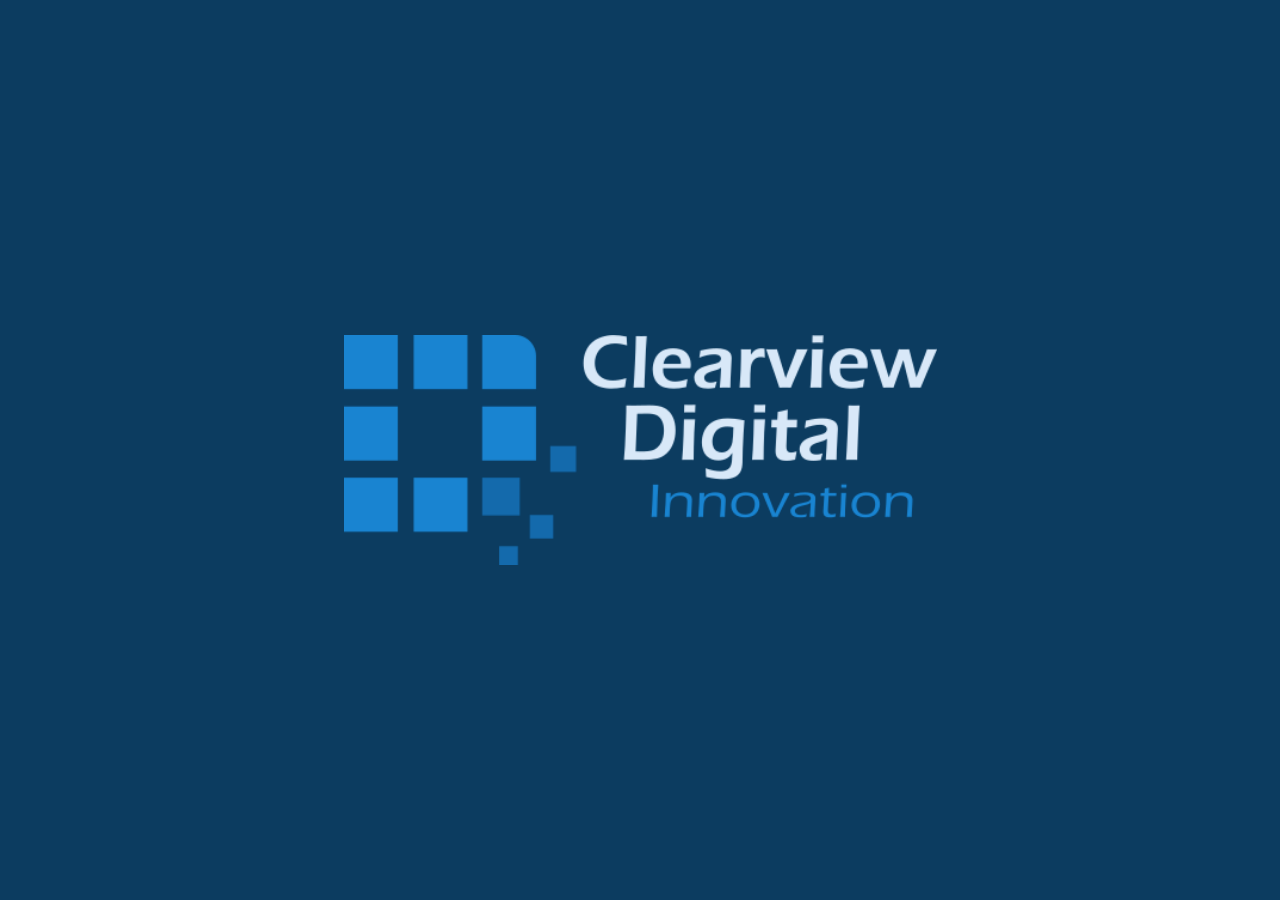
<file: index.html>
<!DOCTYPE html>
<html lang="en">
<head>
    <meta charset="UTF-8">
    <title>Clearview Digital</title>
    <style>
        body {
            background-color: #0c3c60ff;
            display: flex;
            justify-content: center;
            align-items: center;
            height: 100vh;
            margin: 0;
            font-family: Arial, sans-serif;
        }

        h1 {
            font-size: 6em;
            color: #1a1a1a;
        }

        h2 {
            font-size: 3em;
            color: #1a1a1a;
            text-align: center;
        }
    </style>
</head>

<body>
    <img src="img/cvdi-logo-on-dark-150dpi.png" alt="Clearview Digital Logo" style="width: 593px; height: auto; margin: 20px;">
</body>

</html>
</file>
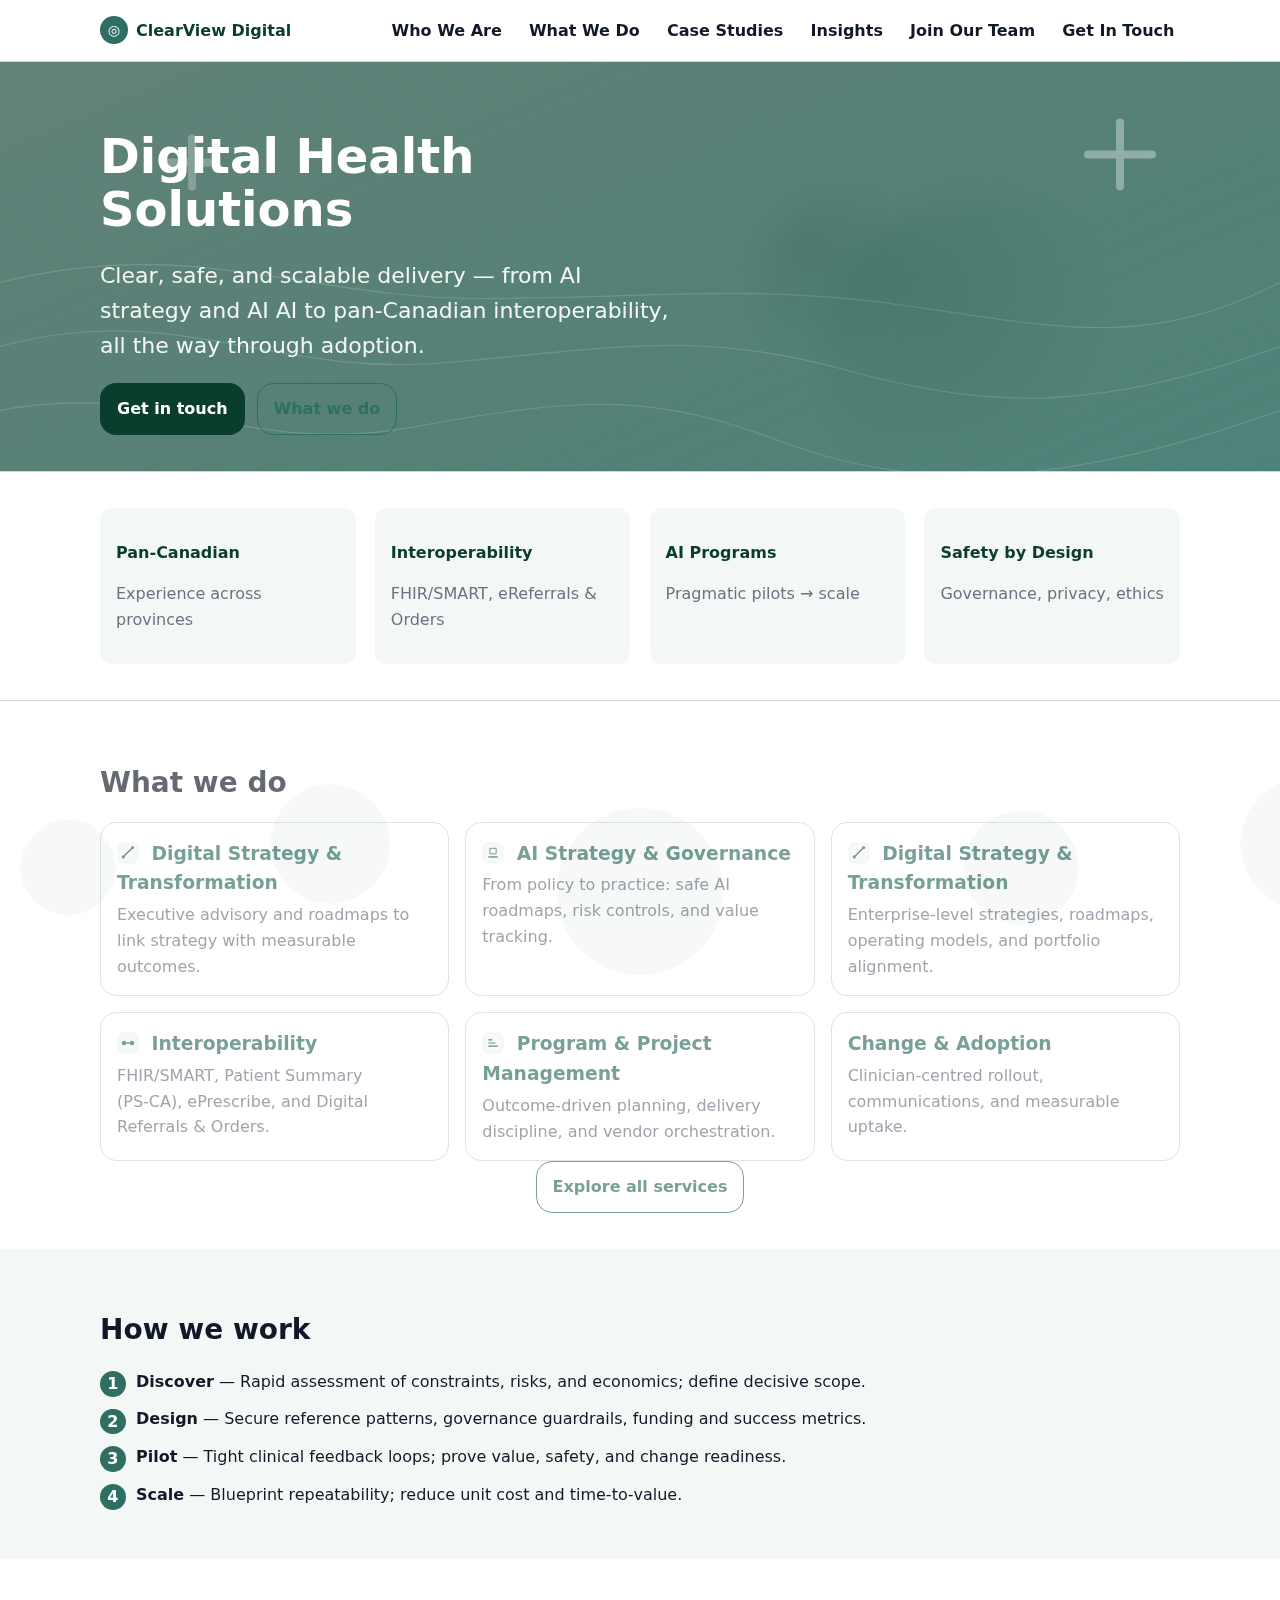
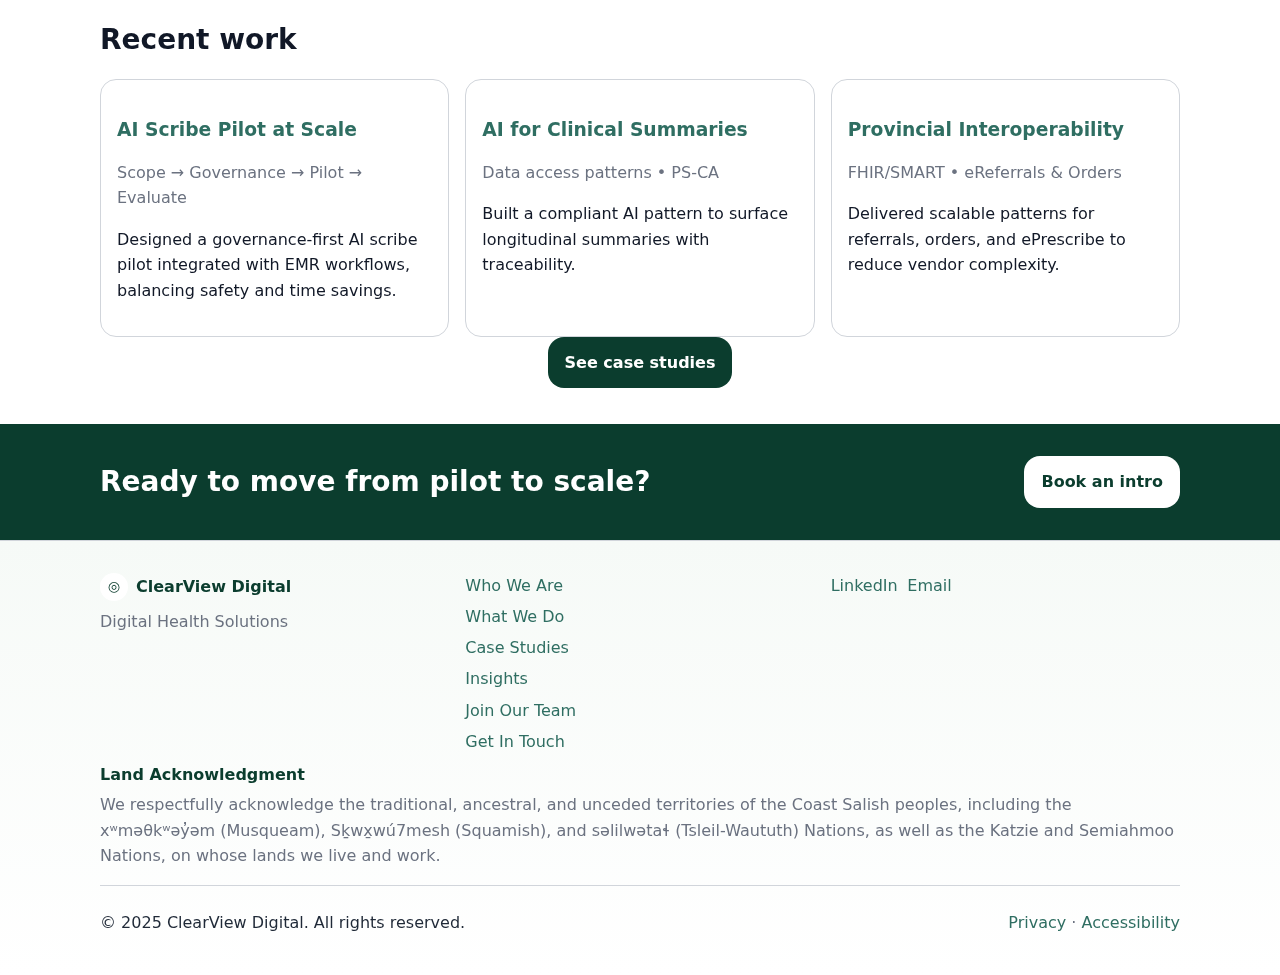
<file: new-site/index.html>
<!DOCTYPE html>
<html lang="en">

<head>
    <!-- ClearView Digital — Home - Mirrors the simple, credible tone of the sister site. - Features: Hero, proof/metrics, services summary, approach, teasers, CTA. -->
    <meta charset="utf-8" />
    <meta name="viewport" content="width=device-width, initial-scale=1" />
    <title>ClearView Digital — Digital Health Solutions</title>
    <meta name="description"
        content="We help Canadian health organizations deliver practical, safe, and scalable digital health outcomes — from AI strategy to interoperability and change." />
    <!-- Base stylesheet (deep green palette) -->
    <link rel="stylesheet" href="assets/css/styles.css" />
</head>

<body>
    <!-- =================== Global Header - Includes: skip link, logo/brand, primary nav, mobile toggle - Keep labels short to mirror sister site tone =================== -->
    <a class="skip-link" href="#main">Skip to content</a>
    <header class="site-header" role="banner">
        <div class="container header__row">
            <!-- Brand/Logo: Use text for now; replace with a <img> logo --> <a class="brand"
                href="index.html" aria-label="ClearView Digital — Home"> <span class="brand__mark"
                    aria-hidden="true">◎</span> <span class="brand__text">ClearView Digital</span> </a>
            <!-- Mobile nav toggle button (aria-controls ties to the nav list) --> <button class="nav-toggle"
                aria-expanded="false" aria-label="Toggle navigation" aria-controls="primary-nav"> <span
                    class="nav-toggle__bar" aria-hidden="true"></span> <span class="nav-toggle__bar"
                    aria-hidden="true"></span> <span class="nav-toggle__bar" aria-hidden="true"></span> </button>
            <nav class="site-nav" role="navigation" aria-label="Primary">
                <ul id="primary-nav" class="nav__list">
                    <li><a class="nav__link" href="who.html">Who We Are</a></li>
                    <li><a class="nav__link" href="services.html">What We Do</a></li>
                    <li><a class="nav__link" href="work.html">Case Studies</a></li>
                    <li><a class="nav__link" href="insights.html">Insights</a></li>
                    <li><a class="nav__link" href="careers.html">Join Our Team</a></li>
                    <li><a class="nav__link" href="contact.html">Get In Touch</a></li>
                </ul>
            </nav>
        </div>
    </header>
    <main id="main" tabindex="-1"> <!-- Hero: concise value prop + CTA -->
        <section class="section hero hero--bg">
            <div class="container hero__grid">
                <div class="hero__copy">
                    <h1 class="hero__title">Digital Health Solutions</h1>
                    <p class="hero__subtitle"> Clear, safe, and scalable delivery — from AI strategy and AI AI to
                        pan‑Canadian interoperability, all the way through adoption. </p>
                    <div class="hero__cta"> <a class="btn btn--primary" href="contact.html">Get in touch</a> <a
                            class="btn btn--ghost" href="services.html">What we do</a> </div>
                </div> <!-- Optional hero visual: using a simple decorative shape (keeps load light) -->
                <div class="hero__visual" aria-hidden="true">
                    <div class="orb orb--lg"></div>
                    <div class="orb orb--sm"></div>
                </div>
            </div>
        </section> <!-- Proof band: swap placeholders with real numbers/logos when ready -->
        <section class="section proof">
            <div class="container proof__grid">
                <div class="stat">
                    <p class="stat__num">Pan‑Canadian</p>
                    <p class="stat__label">Experience across provinces</p>
                </div>
                <div class="stat">
                    <p class="stat__num">Interoperability</p>
                    <p class="stat__label">FHIR/SMART, eReferrals & Orders</p>
                </div>
                <div class="stat">
                    <p class="stat__num">AI Programs</p>
                    <p class="stat__label">Pragmatic pilots → scale</p>
                </div>
                <div class="stat">
                    <p class="stat__num">Safety by Design</p>
                    <p class="stat__label">Governance, privacy, ethics</p>
                </div>
            </div>
        </section> <!-- Services summary: short tiles link to the Services page -->
        <section class="section recent-work">
            <div class="container">
                <h2 class="section__title">What we do</h2>
                <ul class="card-grid">
                    <li class="card">
                        <h3 class="card__title"><img class="h3icon" src="assets/img/icon-strategy.svg" alt="" /> <a
                                href="services.html#digital-strategy">Digital Strategy &amp; Transformation</a></h3>
                        <p class="card__body">Executive advisory and roadmaps to link strategy with measurable outcomes.
                        </p>
                    </li>
                    <li class="card">
                        <h3 class="card__title"><img class="h3icon" src="assets/img/icon-governance.svg" alt="" /> <a
                                href="services.html#ai-governance">AI Strategy &amp; Governance</a></h3>
                        <p class="card__body">From policy to practice: safe AI roadmaps, risk controls, and value
                            tracking.</p>
                    </li>
                    <li class="card">
                        <h3 class="card__title"><img class="h3icon" src="assets/img/icon-strategy.svg" alt="" /> <a
                                href="services.html#digital-strategy">Digital Strategy &amp; Transformation</a></h3>
                        <p class="card__body">Enterprise‑level strategies, roadmaps, operating models, and portfolio
                            alignment.</p>
                    </li>
                    <li class="card">
                        <h3 class="card__title"><img class="h3icon" src="assets/img/icon-interop.svg" alt="" /> <a
                                href="services.html#interop">Interoperability</a></h3>
                        <p class="card__body">FHIR/SMART, Patient Summary (PS‑CA), ePrescribe, and Digital Referrals
                            &amp; Orders.</p>
                    </li>
                    <li class="card">
                        <h3 class="card__title"><img class="h3icon" src="assets/img/icon-ppm.svg" alt="" /> <a
                                href="services.html#ppm">Program &amp; Project Management</a></h3>
                        <p class="card__body">Outcome‑driven planning, delivery discipline, and vendor orchestration.
                        </p>
                    </li>
                    <li class="card">
                        <h3 class="card__title"><a href="services.html#adoption">Change &amp; Adoption</a></h3>
                        <p class="card__body">Clinician‑centred rollout, communications, and measurable uptake.</p>
                    </li>
                </ul>
                <div class="center"> <a class="btn btn--ghost" href="services.html">Explore all services</a> </div>
            </div>
        </section> <!-- Approach: 4 simple steps -->
        <section class="section section--tint">
            <div class="container">
                <h2 class="section__title">How we work</h2>
                <ol class="steps">
                    <li><strong>Discover</strong> — Rapid assessment of constraints, risks, and economics; define
                        decisive scope.</li>
                    <li><strong>Design</strong> — Secure reference patterns, governance guardrails, funding and success
                        metrics.</li>
                    <li><strong>Pilot</strong> — Tight clinical feedback loops; prove value, safety, and change
                        readiness.</li>
                    <li><strong>Scale</strong> — Blueprint repeatability; reduce unit cost and time‑to‑value.</li>
                </ol>
            </div>
        </section> <!-- Case study teasers -->
        <section class="section">
            <div class="container">
                <h2 class="section__title">Recent work</h2>
                <ul class="teasers">
                    <li class="teaser">
                        <h3 class="teaser__title"><a href="work.html#case-ai-scribe">AI Scribe Pilot at Scale</a></h3>
                        <p class="teaser__meta">Scope → Governance → Pilot → Evaluate</p>
                        <p class="teaser__body">Designed a governance‑first AI scribe pilot integrated with EMR
                            workflows, balancing safety and time savings.</p>
                    </li>
                    <li class="teaser">
                        <h3 class="teaser__title"><a href="work.html#case-rag">AI for Clinical Summaries</a></h3>
                        <p class="teaser__meta">Data access patterns • PS‑CA</p>
                        <p class="teaser__body">Built a compliant AI pattern to surface longitudinal summaries with
                            traceability.</p>
                    </li>
                    <li class="teaser">
                        <h3 class="teaser__title"><a href="work.html#case-interop">Provincial Interoperability</a></h3>
                        <p class="teaser__meta">FHIR/SMART • eReferrals &amp; Orders</p>
                        <p class="teaser__body">Delivered scalable patterns for referrals, orders, and ePrescribe to
                            reduce vendor complexity.</p>
                    </li>
                </ul>
                <div class="center"> <a class="btn btn--primary" href="work.html">See case studies</a> </div>
            </div>
        </section> <!-- CTA band -->
        <section class="cta">
            <div class="container cta__row">
                <h2 class="cta__title">Ready to move from pilot to scale?</h2> <a class="btn btn--inverse"
                    href="contact.html">Book an intro</a>
            </div>
        </section>
    </main>
    <!-- =================== Global Footer - Includes: land acknowledgment, utility links, copyright =================== -->
    <footer class="site-footer" role="contentinfo">
        <div class="container">
            <div class="footer__grid">
                <div class="footer__brand"> <a class="brand brand--footer" href="index.html"> <span class="brand__mark"
                            aria-hidden="true">◎</span> <span class="brand__text">ClearView Digital</span> </a>
                    <p class="footer__tagline">Digital Health Solutions</p>
                </div>
                <div class="footer__links">
                    <nav aria-label="Footer">
                        <ul class="footer__nav">
                            <li><a href="who.html">Who We Are</a></li>
                            <li><a href="services.html">What We Do</a></li>
                            <li><a href="work.html">Case Studies</a></li>
                            <li><a href="insights.html">Insights</a></li>
                            <li><a href="careers.html">Join Our Team</a></li>
                            <li><a href="contact.html">Get In Touch</a></li>
                        </ul>
                    </nav>
                </div>
                <div class="footer__social"> <!-- Add your real links -->
                    <ul class="social">
                        <li><a href="#" aria-label="LinkedIn">LinkedIn</a></li>
                        <li><a href="mailto:hello@clearviewdigital.ca" aria-label="Email us">Email</a></li>
                    </ul>
                </div>
            </div>
            <section class="footer__ack">
                <!-- Land Acknowledgment -->
                <p class="ack__title">Land Acknowledgment</p>
                <p class="ack__text"> We respectfully acknowledge the traditional, ancestral, and unceded territories of
                    the Coast Salish peoples, including the xʷməθkʷəy̓əm (Musqueam), Sḵwx̱wú7mesh (Squamish), and
                    səlilwətaɬ (Tsleil-Waututh) Nations, as well as the Katzie and Semiahmoo Nations, on whose lands we
                    live and work. </p>
            </section>
            <div class="footer__legal">
                <p>© 2025 ClearView Digital. All rights reserved.</p>
                <p class="muted"><a href="#">Privacy</a> · <a href="#">Accessibility</a></p>
            </div>
        </div>
    </footer> <!-- Main script -->
    <script src="assets/js/main.js"></script>
</body>

</html>
</file>
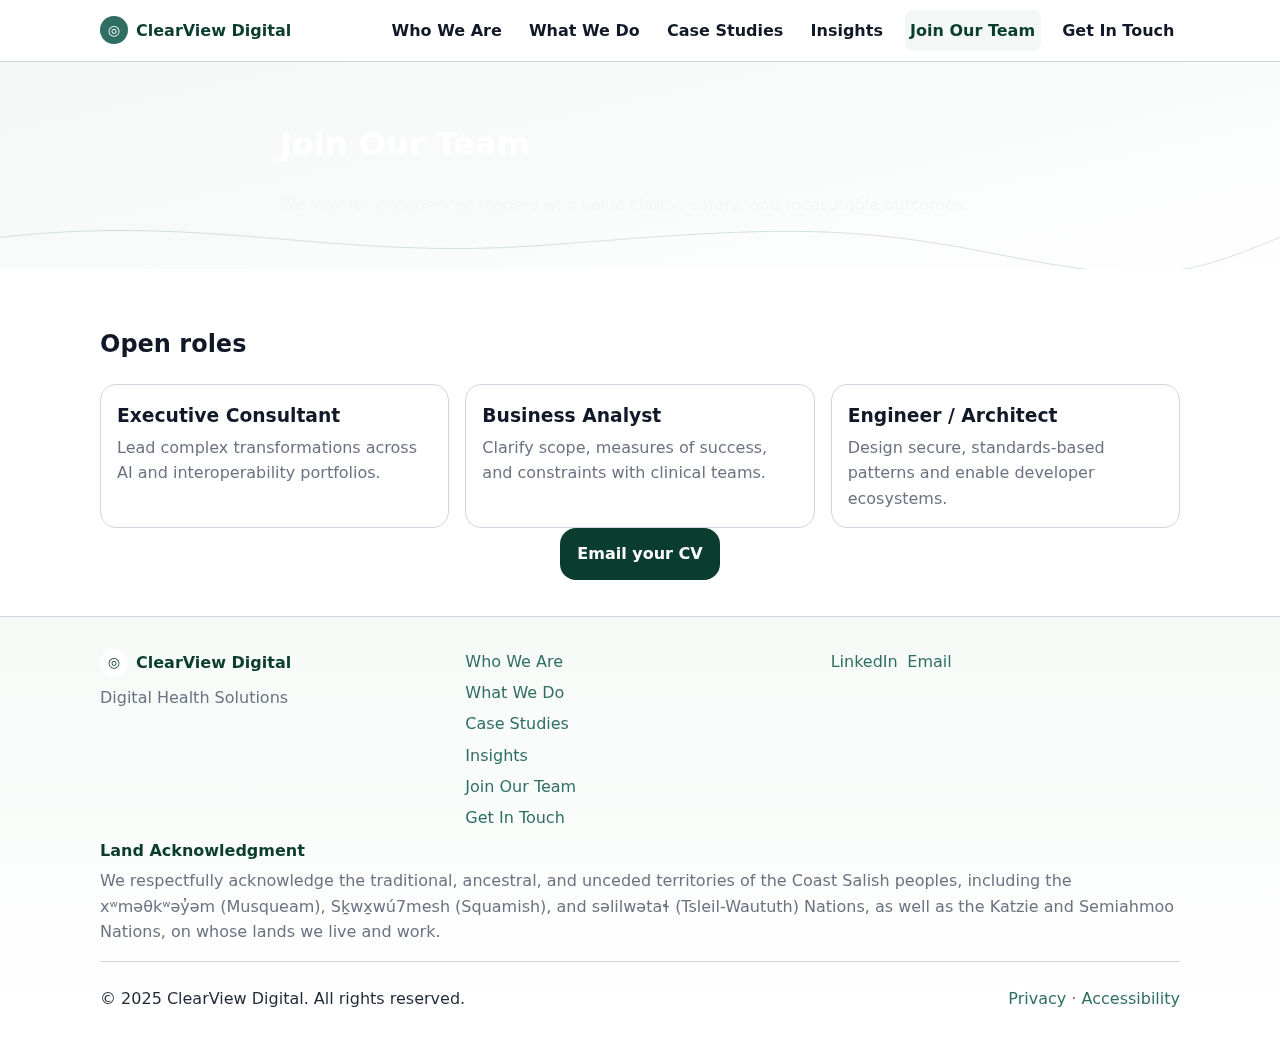
<file: careers.html>
<!DOCTYPE html>
<html lang="en">

<head> <!-- Careers: why join + roles + simple apply via email -->
    <meta charset="utf-8" />
    <meta name="viewport" content="width=device-width, initial-scale=1" />
    <title>Join Our Team — ClearView Digital</title>
    <meta name="description" content="Join a boutique team delivering practical, safe digital health solutions." />
    <link rel="stylesheet" href="assets/css/styles.css" />
</head>

<body>
    <!-- =================== Global Header - Includes: skip link, logo/brand, primary nav, mobile toggle - Keep labels short to mirror sister site tone =================== -->
    <a class="skip-link" href="#main">Skip to content</a>
    <header class="site-header" role="banner">
        <div class="container header__row">
            <!-- Brand/Logo: Use text for now; replace with a <img> logo --> <a class="brand"
                href="index.html" aria-label="ClearView Digital — Home"> <span class="brand__mark"
                    aria-hidden="true">◎</span> <span class="brand__text">ClearView Digital</span> </a>
            <!-- Mobile nav toggle button (aria-controls ties to the nav list) --> <button class="nav-toggle"
                aria-expanded="false" aria-label="Toggle navigation" aria-controls="primary-nav"> <span
                    class="nav-toggle__bar" aria-hidden="true"></span> <span class="nav-toggle__bar"
                    aria-hidden="true"></span> <span class="nav-toggle__bar" aria-hidden="true"></span> </button>
            <nav class="site-nav" role="navigation" aria-label="Primary">
                <ul id="primary-nav" class="nav__list">
                    <li><a class="nav__link" href="who.html">Who We Are</a></li>
                    <li><a class="nav__link" href="services.html">What We Do</a></li>
                    <li><a class="nav__link" href="work.html">Case Studies</a></li>
                    <li><a class="nav__link" href="insights.html">Insights</a></li>
                    <li><a class="nav__link nav__link--active" href="careers.html">Join Our Team</a></li>
                    <li><a class="nav__link" href="contact.html">Get In Touch</a></li>
                </ul>
            </nav>
        </div>
    </header>
    <main id="main" tabindex="-1">
        <section class="section hero--sub hero--subbg">
            <div class="container narrow">
                <h1>Join Our Team</h1>
                <p>We look for experienced leaders who value clarity, safety, and measurable outcomes.</p>
            </div>
        </section>
        <section class="section">
            <div class="container">
                <h2>Open roles</h2>
                <ul class="card-grid">
                    <li class="card">
                        <h3 class="card__title">Executive Consultant</h3>
                        <p class="card__body">Lead complex transformations across AI and interoperability portfolios.
                        </p>
                    </li>
                    <li class="card">
                        <h3 class="card__title">Business Analyst</h3>
                        <p class="card__body">Clarify scope, measures of success, and constraints with clinical teams.
                        </p>
                    </li>
                    <li class="card">
                        <h3 class="card__title">Engineer / Architect</h3>
                        <p class="card__body">Design secure, standards‑based patterns and enable developer ecosystems.
                        </p>
                    </li>
                </ul>
                <div class="center"> <a class="btn btn--primary" href="mailto:careers@clearviewdigital.ca">Email your
                        CV</a> </div>
            </div>
        </section>
    </main>
    <!-- =================== Global Footer - Includes: land acknowledgment, utility links, copyright =================== -->
    <footer class="site-footer" role="contentinfo">
        <div class="container">
            <div class="footer__grid">
                <div class="footer__brand"> <a class="brand brand--footer" href="index.html"> <span class="brand__mark"
                            aria-hidden="true">◎</span> <span class="brand__text">ClearView Digital</span> </a>
                    <p class="footer__tagline">Digital Health Solutions</p>
                </div>
                <div class="footer__links">
                    <nav aria-label="Footer">
                        <ul class="footer__nav">
                            <li><a href="who.html">Who We Are</a></li>
                            <li><a href="services.html">What We Do</a></li>
                            <li><a href="work.html">Case Studies</a></li>
                            <li><a href="insights.html">Insights</a></li>
                            <li><a href="careers.html">Join Our Team</a></li>
                            <li><a href="contact.html">Get In Touch</a></li>
                        </ul>
                    </nav>
                </div>
                <div class="footer__social"> <!-- Add your real links -->
                    <ul class="social">
                        <li><a href="#" aria-label="LinkedIn">LinkedIn</a></li>
                        <li><a href="mailto:hello@clearviewdigital.ca" aria-label="Email us">Email</a></li>
                    </ul>
                </div>
            </div>
            <section class="footer__ack">
                <!-- Land Acknowledgment (editable)-->
                <p class="ack__title">Land Acknowledgment</p>
                <p class="ack__text"> We respectfully acknowledge the traditional, ancestral, and unceded territories of
                    the Coast Salish peoples, including the xʷməθkʷəy̓əm (Musqueam), Sḵwx̱wú7mesh (Squamish), and
                    səlilwətaɬ (Tsleil-Waututh) Nations, as well as the Katzie and Semiahmoo Nations, on whose lands we
                    live and work. </p>
            </section>
            <div class="footer__legal">
                <p>© 2025 ClearView Digital. All rights reserved.</p>
                <p class="muted"><a href="#">Privacy</a> · <a href="#">Accessibility</a></p>
            </div>
        </div>
    </footer>
    <script src="assets/js/main.js"></script>
</body>

</html>
</file>
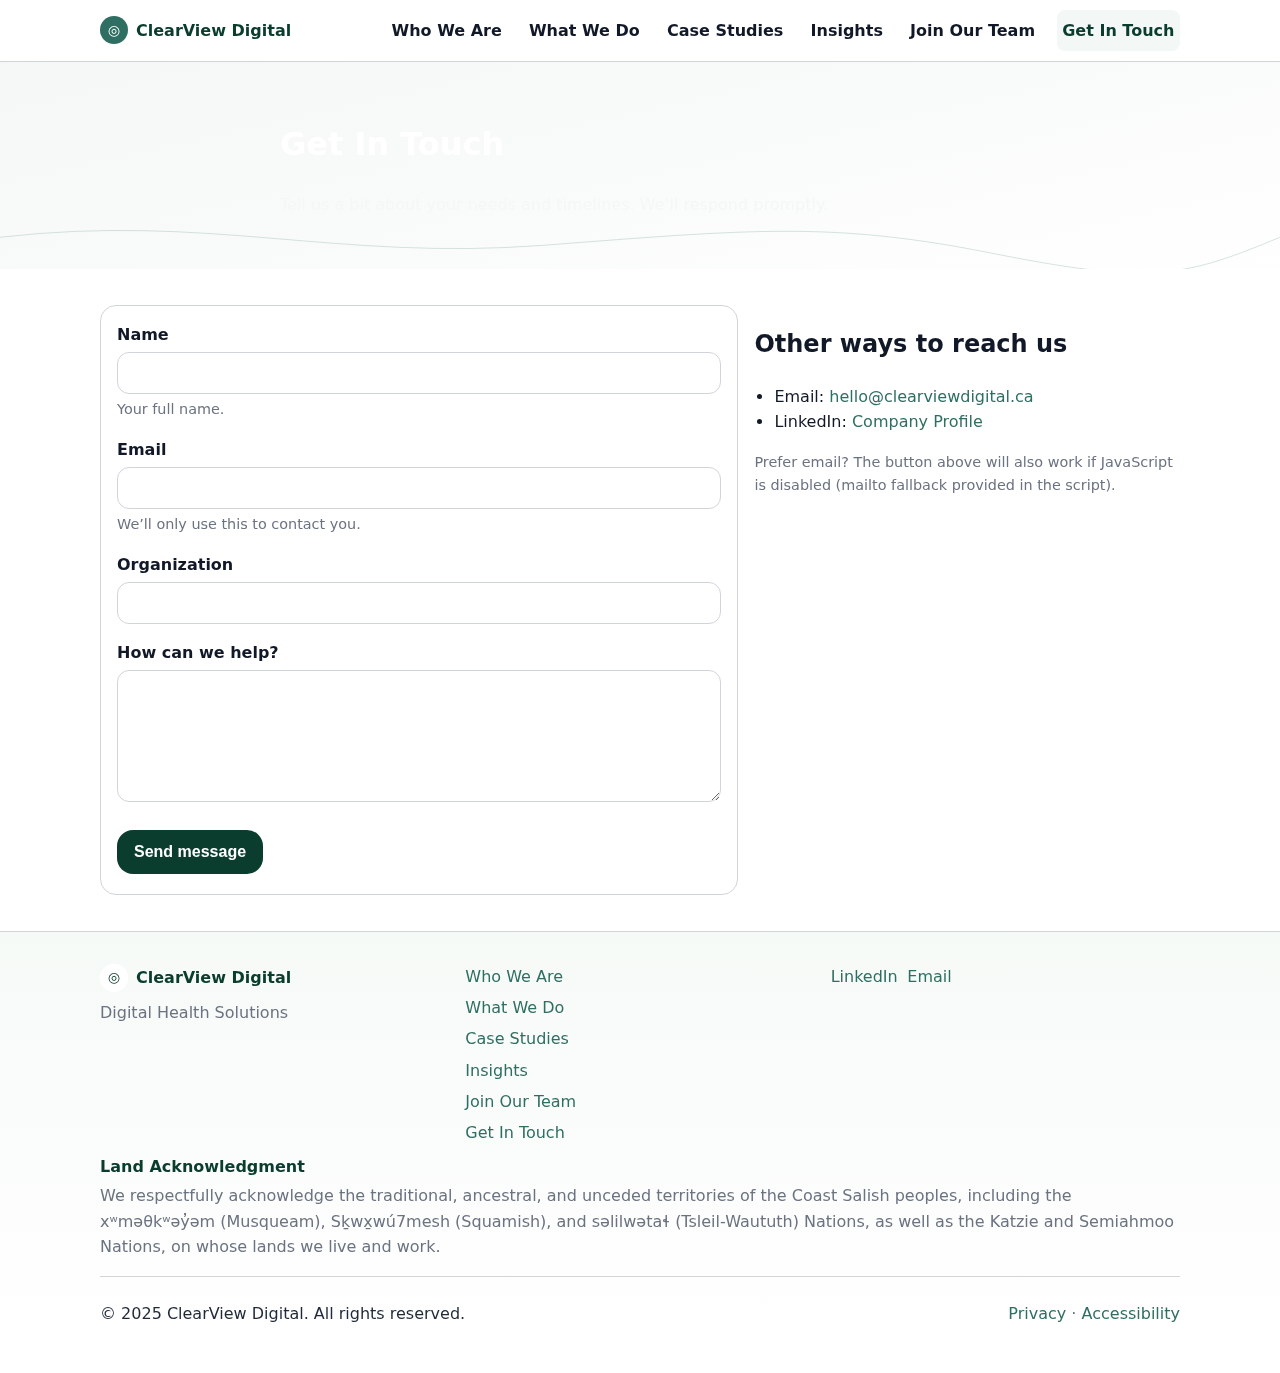
<file: contact.html>
<!DOCTYPE html>
<html lang="en">

<head> <!-- Contact: visible form + details -->
    <meta charset="utf-8" />
    <meta name="viewport" content="width=device-width, initial-scale=1" />
    <title>Get In Touch — ClearView Digital</title>
    <meta name="description"
        content="Contact ClearView Digital for AI strategy, interoperability, and adoption support." />
    <link rel="stylesheet" href="assets/css/styles.css" />
</head>

<body>
    <!-- =================== Global Header - Includes: skip link, logo/brand, primary nav, mobile toggle - Keep labels short to mirror sister site tone =================== -->
    <a class="skip-link" href="#main">Skip to content</a>
    <header class="site-header" role="banner">
        <div class="container header__row">
            <!-- Brand/Logo: Use text for now; replace with <img> a logo --> <a class="brand"
                href="index.html" aria-label="ClearView Digital — Home"> <span class="brand__mark"
                    aria-hidden="true">◎</span> <span class="brand__text">ClearView Digital</span> </a>
            <!-- Mobile nav toggle button (aria-controls ties to the nav list) --> <button class="nav-toggle"
                aria-expanded="false" aria-label="Toggle navigation" aria-controls="primary-nav"> <span
                    class="nav-toggle__bar" aria-hidden="true"></span> <span class="nav-toggle__bar"
                    aria-hidden="true"></span> <span class="nav-toggle__bar" aria-hidden="true"></span> </button>
            <nav class="site-nav" role="navigation" aria-label="Primary">
                <ul id="primary-nav" class="nav__list">
                    <li><a class="nav__link" href="who.html">Who We Are</a></li>
                    <li><a class="nav__link" href="services.html">What We Do</a></li>
                    <li><a class="nav__link" href="work.html">Case Studies</a></li>
                    <li><a class="nav__link" href="insights.html">Insights</a></li>
                    <li><a class="nav__link" href="careers.html">Join Our Team</a></li>
                    <li><a class="nav__link nav__link--active" href="contact.html">Get In Touch</a></li>
                </ul>
            </nav>
        </div>
    </header>
    <main id="main" tabindex="-1">
        <section class="section hero--sub hero--subbg">
            <div class="container narrow">
                <h1>Get In Touch</h1>
                <p>Tell us a bit about your needs and timelines. We’ll respond promptly.</p>
            </div>
        </section>
        <section class="section">
            <div class="container contact__grid"> <!-- Visible contact form with labeled inputs (accessible) -->
                <form class="form" id="contact-form" novalidate>
                    <!-- NOTE: By default this posts via fetch() in assets/js/main.js. To wire a backend/form service, replace CONTACT_ENDPOINT in JS. -->
                    <div class="form__row"> <label for="name">Name</label> <input id="name" name="name" type="text"
                            autocomplete="name" required />
                        <p class="field-hint">Your full name.</p>
                    </div>
                    <div class="form__row"> <label for="email">Email</label> <input id="email" name="email" type="email"
                            autocomplete="email" required />
                        <p class="field-hint">We’ll only use this to contact you.</p>
                    </div>
                    <div class="form__row"> <label for="org">Organization</label> <input id="org" name="org" type="text"
                            autocomplete="organization" /> </div>
                    <div class="form__row"> <label for="message">How can we help?</label> <textarea id="message"
                            name="message" rows="6" required></textarea> </div>
                    <div class="form__actions"> <button class="btn btn--primary" type="submit">Send message</button>
                        <p id="form-status" class="form__status" role="status" aria-live="polite"></p>
                    </div>
                </form> <!-- Contact details as alternative channels -->
                <aside class="contact__aside">
                    <h2>Other ways to reach us</h2>
                    <ul class="bullets">
                        <li>Email: <a href="mailto:hello@clearviewdigital.ca">hello@clearviewdigital.ca</a></li>
                        <li>LinkedIn: <a href="#" rel="noopener">Company Profile</a></li>
                    </ul>
                    <p class="muted small">Prefer email? The button above will also work if JavaScript is disabled
                        (mailto fallback provided in the script).</p>
                </aside>
            </div>
        </section>
    </main>
    <!-- =================== Global Footer - Includes: land acknowledgment, utility links, copyright =================== -->
    <footer class="site-footer" role="contentinfo">
        <div class="container">
            <div class="footer__grid">
                <div class="footer__brand"> <a class="brand brand--footer" href="index.html"> <span class="brand__mark"
                            aria-hidden="true">◎</span> <span class="brand__text">ClearView Digital</span> </a>
                    <p class="footer__tagline">Digital Health Solutions</p>
                </div>
                <div class="footer__links">
                    <nav aria-label="Footer">
                        <ul class="footer__nav">
                            <li><a href="who.html">Who We Are</a></li>
                            <li><a href="services.html">What We Do</a></li>
                            <li><a href="work.html">Case Studies</a></li>
                            <li><a href="insights.html">Insights</a></li>
                            <li><a href="careers.html">Join Our Team</a></li>
                            <li><a href="contact.html">Get In Touch</a></li>
                        </ul>
                    </nav>
                </div>
                <div class="footer__social"> <!-- Add your real links -->
                    <ul class="social">
                        <li><a href="#" aria-label="LinkedIn">LinkedIn</a></li>
                        <li><a href="mailto:hello@clearviewdigital.ca" aria-label="Email us">Email</a></li>
                    </ul>
                </div>
            </div>
            <section class="footer__ack">
                <!-- Land Acknowledgment -->
                <p class="ack__title">Land Acknowledgment</p>
                <p class="ack__text"> We respectfully acknowledge the traditional, ancestral, and unceded territories of
                    the Coast Salish peoples, including the xʷməθkʷəy̓əm (Musqueam), Sḵwx̱wú7mesh (Squamish), and
                    səlilwətaɬ (Tsleil-Waututh) Nations, as well as the Katzie and Semiahmoo Nations, on whose lands we
                    live and work. </p>
            </section>
            <div class="footer__legal">
                <p>© 2025 ClearView Digital. All rights reserved.</p>
                <p class="muted"><a href="#">Privacy</a> · <a href="#">Accessibility</a></p>
            </div>
        </div>
    </footer>
    <script src="assets/js/main.js"></script>
</body>

</html>
</file>
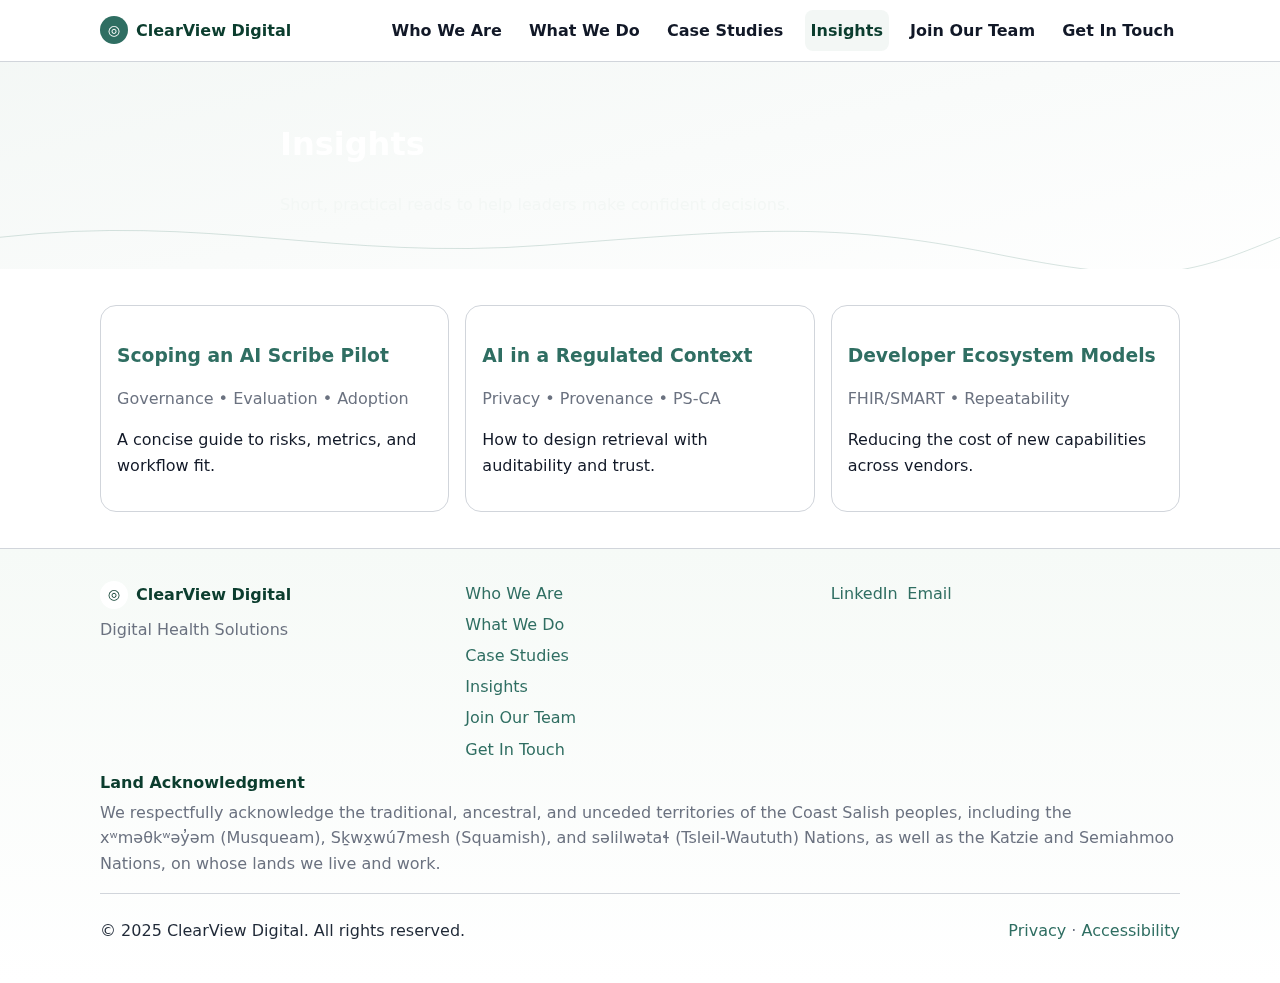
<file: insights.html>
<!DOCTYPE html>
<html lang="en">

<head> <!-- Insights: lightweight articles/briefs for credibility/SEO -->
    <meta charset="utf-8" />
    <meta name="viewport" content="width=device-width, initial-scale=1" />
    <title>Insights — ClearView Digital</title>
    <meta name="description" content="Perspectives on AI in healthcare, interoperability, and adoption." />
    <link rel="stylesheet" href="assets/css/styles.css" />
</head>

<body>
    <!-- =================== Global Header - Includes: skip link, logo/brand, primary nav, mobile toggle - Keep labels short to mirror sister site tone =================== -->
    <a class="skip-link" href="#main">Skip to content</a>
    <header class="site-header" role="banner">
        <div class="container header__row">
            <!-- Brand/Logo: Use text for now; replace with a <img> logo --> <a class="brand"
                href="index.html" aria-label="ClearView Digital — Home"> <span class="brand__mark"
                    aria-hidden="true">◎</span> <span class="brand__text">ClearView Digital</span> </a>
            <!-- Mobile nav toggle button (aria-controls ties to the nav list) --> <button class="nav-toggle"
                aria-expanded="false" aria-label="Toggle navigation" aria-controls="primary-nav"> <span
                    class="nav-toggle__bar" aria-hidden="true"></span> <span class="nav-toggle__bar"
                    aria-hidden="true"></span> <span class="nav-toggle__bar" aria-hidden="true"></span> </button>
            <nav class="site-nav" role="navigation" aria-label="Primary">
                <ul id="primary-nav" class="nav__list">
                    <li><a class="nav__link" href="who.html">Who We Are</a></li>
                    <li><a class="nav__link" href="services.html">What We Do</a></li>
                    <li><a class="nav__link" href="work.html">Case Studies</a></li>
                    <li><a class="nav__link nav__link--active" href="insights.html">Insights</a></li>
                    <li><a class="nav__link" href="careers.html">Join Our Team</a></li>
                    <li><a class="nav__link" href="contact.html">Get In Touch</a></li>
                </ul>
            </nav>
        </div>
    </header>
    <main id="main" tabindex="-1">
        <section class="section hero--sub hero--subbg">
            <div class="container narrow">
                <h1>Insights</h1>
                <p>Short, practical reads to help leaders make confident decisions.</p>
            </div>
        </section> <!-- Replace placeholder posts with real content (or wire to a CMS later). -->
        <section class="section">
            <div class="container">
                <ul class="teasers">
                    <li class="teaser">
                        <h3 class="teaser__title"><a href="#">Scoping an AI Scribe Pilot</a></h3>
                        <p class="teaser__meta">Governance • Evaluation • Adoption</p>
                        <p class="teaser__body">A concise guide to risks, metrics, and workflow fit.</p>
                    </li>
                    <li class="teaser">
                        <h3 class="teaser__title"><a href="#">AI in a Regulated Context</a></h3>
                        <p class="teaser__meta">Privacy • Provenance • PS‑CA</p>
                        <p class="teaser__body">How to design retrieval with auditability and trust.</p>
                    </li>
                    <li class="teaser">
                        <h3 class="teaser__title"><a href="#">Developer Ecosystem Models</a></h3>
                        <p class="teaser__meta">FHIR/SMART • Repeatability</p>
                        <p class="teaser__body">Reducing the cost of new capabilities across vendors.</p>
                    </li>
                </ul>
            </div>
        </section>
    </main>
    <!-- =================== Global Footer - Includes: land acknowledgment, utility links, copyright =================== -->
    <footer class="site-footer" role="contentinfo">
        <div class="container">
            <div class="footer__grid">
                <div class="footer__brand"> <a class="brand brand--footer" href="index.html"> <span class="brand__mark"
                            aria-hidden="true">◎</span> <span class="brand__text">ClearView Digital</span> </a>
                    <p class="footer__tagline">Digital Health Solutions</p>
                </div>
                <div class="footer__links">
                    <nav aria-label="Footer">
                        <ul class="footer__nav">
                            <li><a href="who.html">Who We Are</a></li>
                            <li><a href="services.html">What We Do</a></li>
                            <li><a href="work.html">Case Studies</a></li>
                            <li><a href="insights.html">Insights</a></li>
                            <li><a href="careers.html">Join Our Team</a></li>
                            <li><a href="contact.html">Get In Touch</a></li>
                        </ul>
                    </nav>
                </div>
                <div class="footer__social"> <!-- Add your real links -->
                    <ul class="social">
                        <li><a href="#" aria-label="LinkedIn">LinkedIn</a></li>
                        <li><a href="mailto:hello@clearviewdigital.ca" aria-label="Email us">Email</a></li>
                    </ul>
                </div>
            </div>
            <section class="footer__ack">
                <!-- Land Acknowledgment -->
                <p class="ack__title">Land Acknowledgment</p>
                <p class="ack__text"> We respectfully acknowledge the traditional, ancestral, and unceded territories of
                    the Coast Salish peoples, including the xʷməθkʷəy̓əm (Musqueam), Sḵwx̱wú7mesh (Squamish), and
                    səlilwətaɬ (Tsleil-Waututh) Nations, as well as the Katzie and Semiahmoo Nations, on whose lands we
                    live and work. </p>
            </section>
            <div class="footer__legal">
                <p>© 2025 ClearView Digital. All rights reserved.</p>
                <p class="muted"><a href="#">Privacy</a> · <a href="#">Accessibility</a></p>
            </div>
        </div>
    </footer>
    <script src="assets/js/main.js"></script>
</body>

</html>
</file>
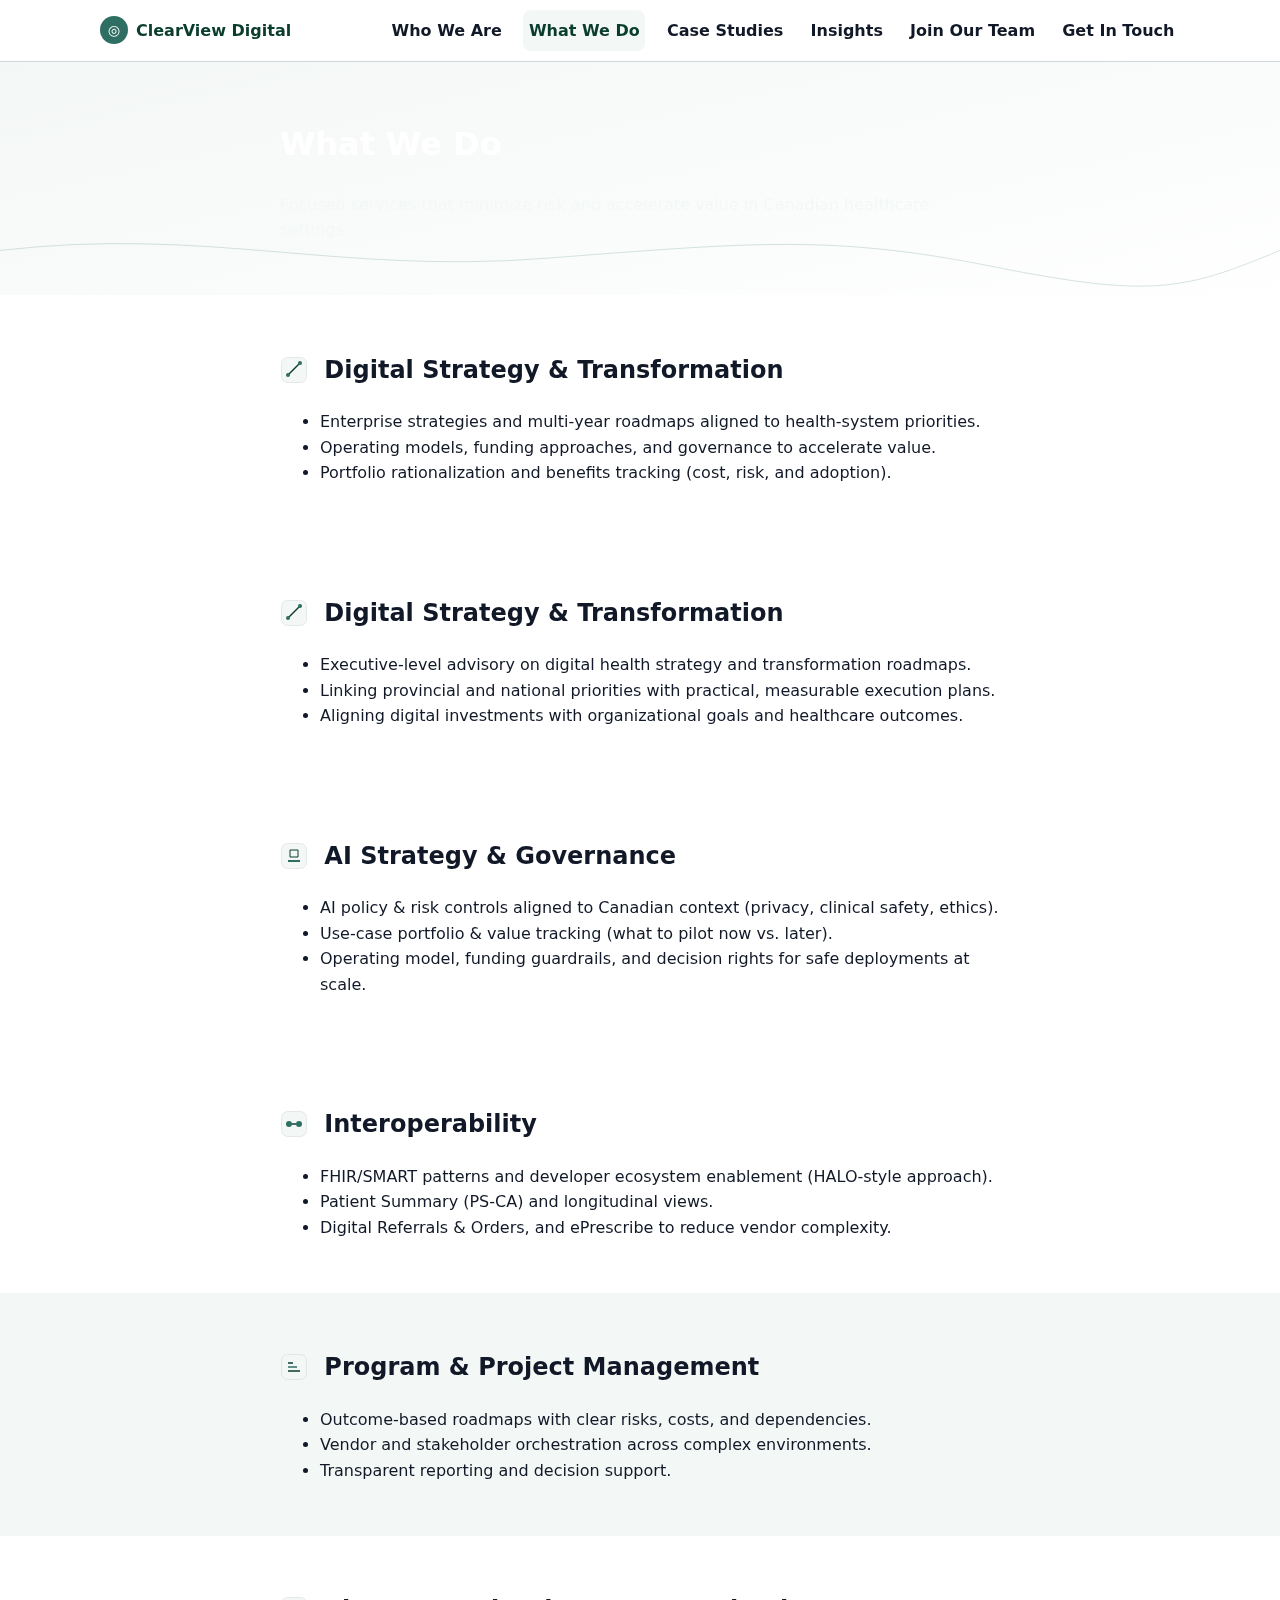
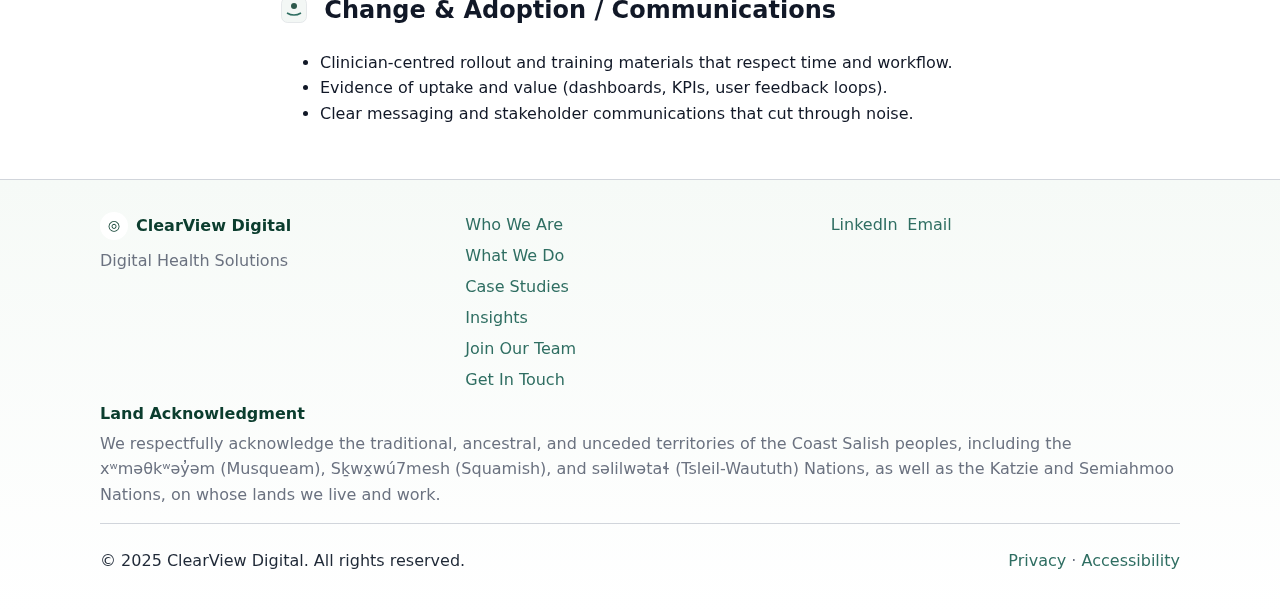
<file: services.html>
<!DOCTYPE html>
<html lang="en">

<head> <!-- What We Do: detailed services with anchors used from the home page tiles -->
    <meta charset="utf-8" />
    <meta name="viewport" content="width=device-width, initial-scale=1" />
    <title>What We Do — ClearView Digital</title>
    <meta name="description"
        content="AI strategy and governance, AI AI, interoperability (FHIR/SMART, PS‑CA, eReferrals & Orders, ePrescribe), and delivery/adoption." />
    <link rel="stylesheet" href="assets/css/styles.css" />
</head>

<body>
    <!-- =================== Global Header - Includes: skip link, logo/brand, primary nav, mobile toggle - Keep labels short to mirror sister site tone =================== -->
    <a class="skip-link" href="#main">Skip to content</a>
    <header class="site-header" role="banner">
        <div class="container header__row">
            <!-- Brand/Logo: Use text for now; replace with a <img> logo --> <a class="brand"
                href="index.html" aria-label="ClearView Digital — Home"> <span class="brand__mark"
                    aria-hidden="true">◎</span> <span class="brand__text">ClearView Digital</span> </a>
            <!-- Mobile nav toggle button (aria-controls ties to the nav list) --> <button class="nav-toggle"
                aria-expanded="false" aria-label="Toggle navigation" aria-controls="primary-nav"> <span
                    class="nav-toggle__bar" aria-hidden="true"></span> <span class="nav-toggle__bar"
                    aria-hidden="true"></span> <span class="nav-toggle__bar" aria-hidden="true"></span> </button>
            <nav class="site-nav" role="navigation" aria-label="Primary">
                <ul id="primary-nav" class="nav__list">
                    <li><a class="nav__link" href="who.html">Who We Are</a></li>
                    <li><a class="nav__link nav__link--active" href="services.html">What We Do</a></li>
                    <li><a class="nav__link" href="work.html">Case Studies</a></li>
                    <li><a class="nav__link" href="insights.html">Insights</a></li>
                    <li><a class="nav__link" href="careers.html">Join Our Team</a></li>
                    <li><a class="nav__link" href="contact.html">Get In Touch</a></li>
                </ul>
            </nav>
        </div>
    </header>
    <main id="main" tabindex="-1">
        <section class="section hero--sub hero--subbg">
            <div class="container narrow">
                <h1>What We Do</h1>
                <p>Focused services that minimize risk and accelerate value in Canadian healthcare settings.</p>
            </div>
        </section>
        <section class="section" id="digital-strategy">
            <div class="container narrow">
                <h2><img class="h2icon" src="assets/img/icon-strategy.svg" alt="" /> Digital Strategy &amp;
                    Transformation</h2>
                <ul class="checklist">
                    <li>Enterprise strategies and multi‑year roadmaps aligned to health‑system priorities.</li>
                    <li>Operating models, funding approaches, and governance to accelerate value.</li>
                    <li>Portfolio rationalization and benefits tracking (cost, risk, and adoption).</li>
                </ul>
            </div>
        </section> <!-- Each block is a service. Keep bullets concrete and outcome‑oriented. -->
        <section class="section" id="digital-strategy">
            <div class="container narrow">
                <h2><img class="h2icon" src="assets/img/icon-strategy.svg" alt="" /> Digital Strategy &amp;
                    Transformation</h2>
                <ul class="checklist">
                    <li>Executive-level advisory on digital health strategy and transformation roadmaps.</li>
                    <li>Linking provincial and national priorities with practical, measurable execution plans.</li>
                    <li>Aligning digital investments with organizational goals and healthcare outcomes.</li>
                </ul>
            </div>
        </section>
        <section class="section" id="ai-governance">
            <div class="container narrow">
                <h2><img class="h2icon" src="assets/img/icon-governance.svg" alt="" /> AI Strategy &amp; Governance</h2>
                <ul class="checklist">
                    <li>AI policy &amp; risk controls aligned to Canadian context (privacy, clinical safety, ethics).
                    </li>
                    <li>Use‑case portfolio &amp; value tracking (what to pilot now vs. later).</li>
                    <li>Operating model, funding guardrails, and decision rights for safe deployments at scale.</li>
                </ul>
            </div>
        </section>
        <section class="section" id="interop">
            <div class="container narrow">
                <h2><img class="h2icon" src="assets/img/icon-interop.svg" alt="" /> Interoperability</h2>
                <ul class="checklist">
                    <li>FHIR/SMART patterns and developer ecosystem enablement (HALO‑style approach).</li>
                    <li>Patient Summary (PS‑CA) and longitudinal views.</li>
                    <li>Digital Referrals &amp; Orders, and ePrescribe to reduce vendor complexity.</li>
                </ul>
            </div>
        </section>
        <section class="section section--tint" id="ppm">
            <div class="container narrow">
                <h2><img class="h2icon" src="assets/img/icon-ppm.svg" alt="" /> Program &amp; Project Management</h2>
                <ul class="checklist">
                    <li>Outcome‑based roadmaps with clear risks, costs, and dependencies.</li>
                    <li>Vendor and stakeholder orchestration across complex environments.</li>
                    <li>Transparent reporting and decision support.</li>
                </ul>
            </div>
        </section>
        <section class="section" id="adoption">
            <div class="container narrow">
                <h2><img class="h2icon" src="assets/img/icon-adoption.svg" alt="" /> Change &amp; Adoption /
                    Communications</h2>
                <ul class="checklist">
                    <li>Clinician‑centred rollout and training materials that respect time and workflow.</li>
                    <li>Evidence of uptake and value (dashboards, KPIs, user feedback loops).</li>
                    <li>Clear messaging and stakeholder communications that cut through noise.</li>
                </ul>
            </div>
        </section>
    </main>
    <!-- =================== Global Footer - Includes: land acknowledgment, utility links, copyright =================== -->
    <footer class="site-footer" role="contentinfo">
        <div class="container">
            <div class="footer__grid">
                <div class="footer__brand"> <a class="brand brand--footer" href="index.html"> <span class="brand__mark"
                            aria-hidden="true">◎</span> <span class="brand__text">ClearView Digital</span> </a>
                    <p class="footer__tagline">Digital Health Solutions</p>
                </div>
                <div class="footer__links">
                    <nav aria-label="Footer">
                        <ul class="footer__nav">
                            <li><a href="who.html">Who We Are</a></li>
                            <li><a href="services.html">What We Do</a></li>
                            <li><a href="work.html">Case Studies</a></li>
                            <li><a href="insights.html">Insights</a></li>
                            <li><a href="careers.html">Join Our Team</a></li>
                            <li><a href="contact.html">Get In Touch</a></li>
                        </ul>
                    </nav>
                </div>
                <div class="footer__social"> <!-- Add your real links -->
                    <ul class="social">
                        <li><a href="#" aria-label="LinkedIn">LinkedIn</a></li>
                        <li><a href="mailto:hello@clearviewdigital.ca" aria-label="Email us">Email</a></li>
                    </ul>
                </div>
            </div>
            <section class="footer__ack">
                <!-- Land Acknowledgment-->
                <p class="ack__title">Land Acknowledgment</p>
                <p class="ack__text"> We respectfully acknowledge the traditional, ancestral, and unceded territories of
                    the Coast Salish peoples, including the xʷməθkʷəy̓əm (Musqueam), Sḵwx̱wú7mesh (Squamish), and
                    səlilwətaɬ (Tsleil-Waututh) Nations, as well as the Katzie and Semiahmoo Nations, on whose lands we
                    live and work. </p>
            </section>
            <div class="footer__legal">
                <p>© 2025 ClearView Digital. All rights reserved.</p>
                <p class="muted"><a href="#">Privacy</a> · <a href="#">Accessibility</a></p>
            </div>
        </div>
    </footer>
    <script src="assets/js/main.js"></script>
</body>

</html>
</file>
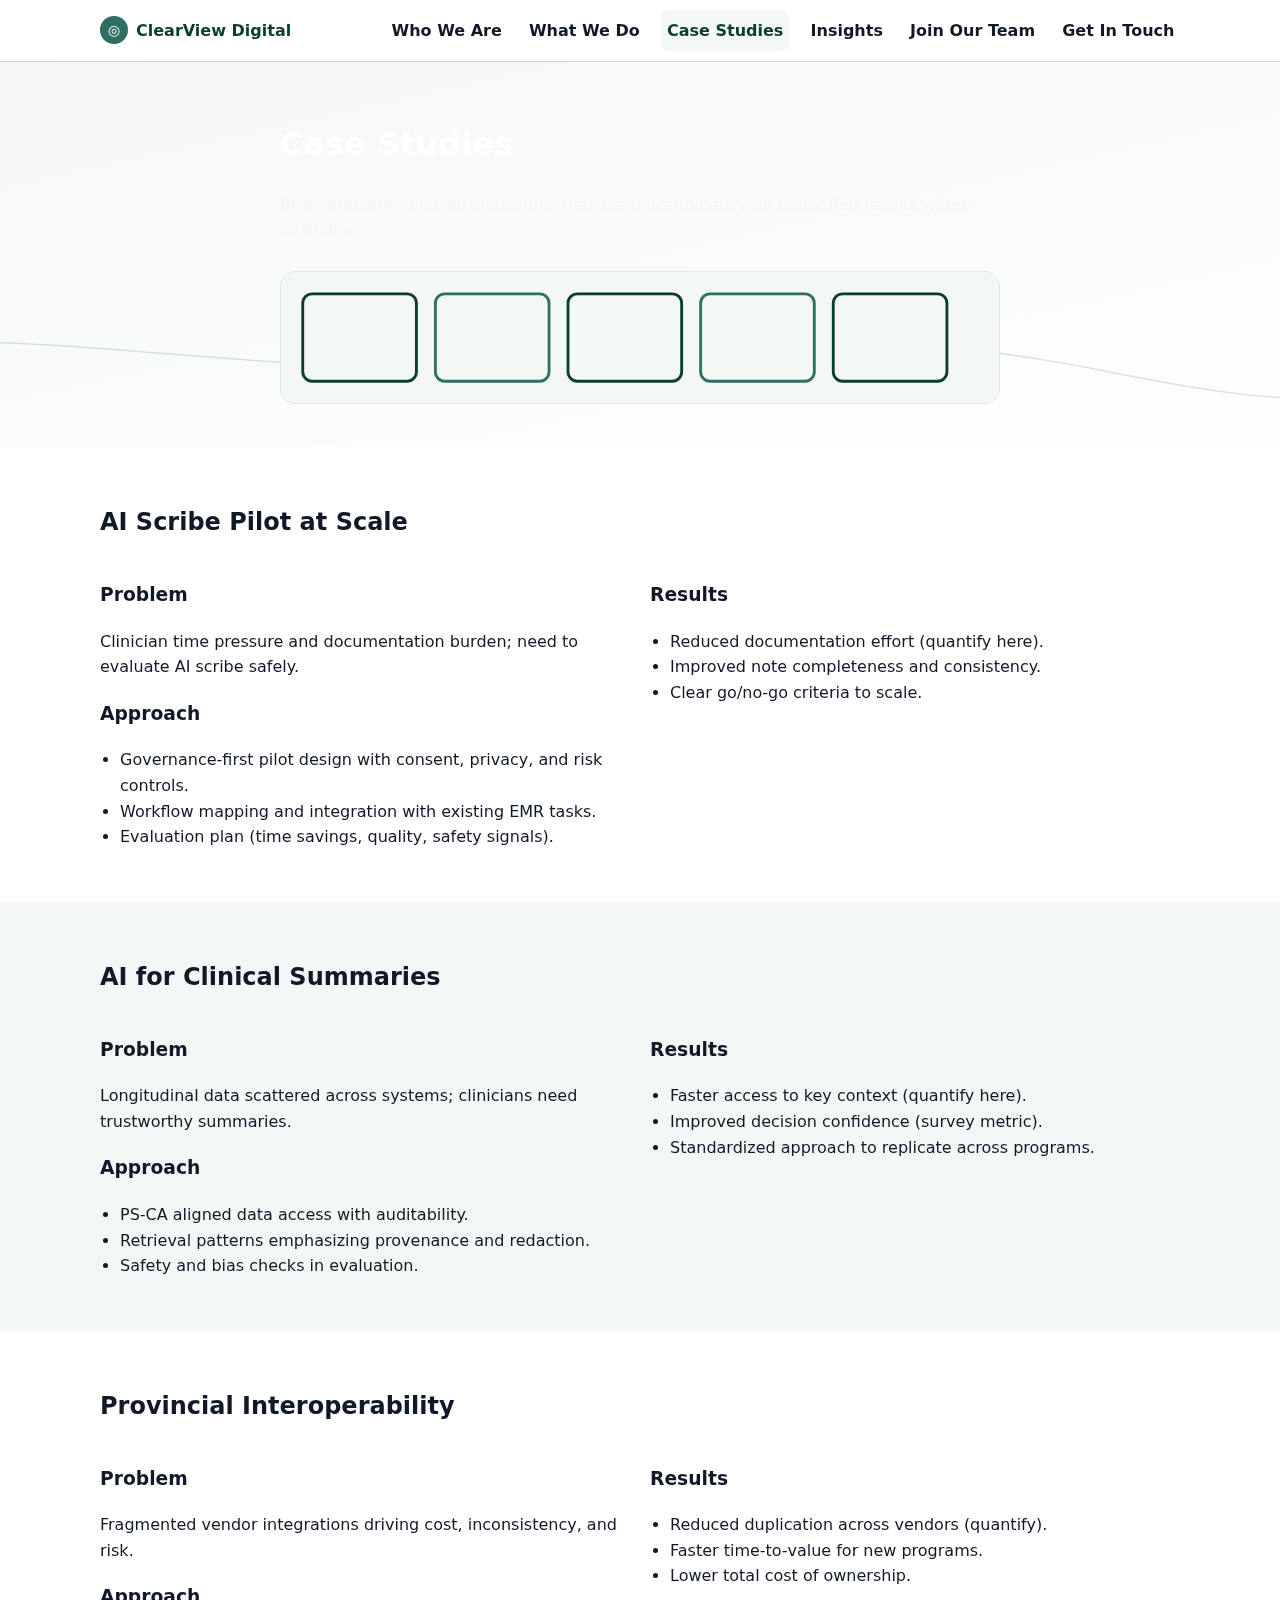
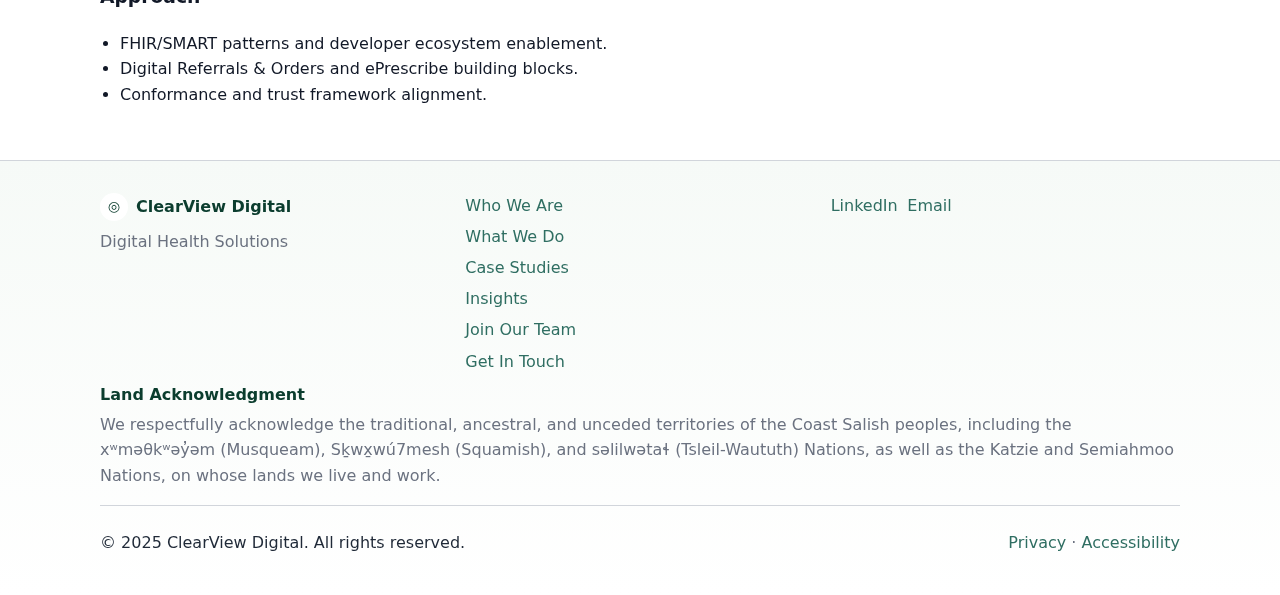
<file: work.html>
<!DOCTYPE html>
<html lang="en">

<head> <!-- Case Studies: problem → approach → results -->
        <meta charset="utf-8" />
        <meta name="viewport" content="width=device-width, initial-scale=1" />
        <title>Case Studies — ClearView Digital</title>
        <meta name="description" content="Selected case studies showing practical, safe digital health delivery." />
        <link rel="stylesheet" href="assets/css/styles.css" />
</head>

<body> <!-- =================== Global Header - Includes: skip link, logo/brand, primary nav, mobile toggle - Keep labels short to mirror sister site tone =================== -->
        <a class="skip-link" href="#main">Skip to content</a>
        <header class="site-header" role="banner">
                <div class="container header__row">
                        <!-- Brand/Logo: Use text for now; replace with a <img> logo --> <a class="brand"
                                href="index.html" aria-label="ClearView Digital — Home"> <span class="brand__mark"
                                        aria-hidden="true">◎</span> <span class="brand__text">ClearView Digital</span>
                        </a> <!-- Mobile nav toggle button (aria-controls ties to the nav list) --> <button
                                class="nav-toggle" aria-expanded="false" aria-label="Toggle navigation"
                                aria-controls="primary-nav"> <span class="nav-toggle__bar" aria-hidden="true"></span>
                                <span class="nav-toggle__bar" aria-hidden="true"></span> <span class="nav-toggle__bar"
                                        aria-hidden="true"></span> </button>
                        <nav class="site-nav" role="navigation" aria-label="Primary">
                                <ul id="primary-nav" class="nav__list">
                                        <li><a class="nav__link" href="who.html">Who We Are</a></li>
                                        <li><a class="nav__link" href="services.html">What We Do</a></li>
                                        <li><a class="nav__link nav__link--active" href="work.html">Case Studies</a>
                                        </li>
                                        <li><a class="nav__link" href="insights.html">Insights</a></li>
                                        <li><a class="nav__link" href="careers.html">Join Our Team</a></li>
                                        <li><a class="nav__link" href="contact.html">Get In Touch</a></li>
                                </ul>
                        </nav>
                </div>
        </header>
        <main id="main" tabindex="-1">
                <section class="section hero--sub hero--subbg">
                        <div class="container narrow">
                                <h1>Case Studies</h1>
                                <p>Brief, outcome‑focused snapshots. Replace placeholders with quantified results where
                                        available.</p>
                                <img class="work__banner" src="assets/img/work-illustration.svg" alt="" />
                        </div>
                </section>
                <section class="section" id="case-ai-scribe">
                        <div class="container case">
                                <h2>AI Scribe Pilot at Scale</h2>
                                <div class="case__grid">
                                        <div>
                                                <h3>Problem</h3>
                                                <p>Clinician time pressure and documentation burden; need to evaluate AI
                                                        scribe safely.</p>
                                                <h3>Approach</h3>
                                                <ul class="bullets">
                                                        <li>Governance‑first pilot design with consent, privacy, and
                                                                risk controls.</li>
                                                        <li>Workflow mapping and integration with existing EMR tasks.
                                                        </li>
                                                        <li>Evaluation plan (time savings, quality, safety signals).
                                                        </li>
                                                </ul>
                                        </div>
                                        <div>
                                                <h3>Results</h3>
                                                <ul class="bullets">
                                                        <li>Reduced documentation effort (quantify here).</li>
                                                        <li>Improved note completeness and consistency.</li>
                                                        <li>Clear go/no‑go criteria to scale.</li>
                                                </ul>
                                        </div>
                                </div>
                        </div>
                </section>
                <section class="section section--tint" id="case-rag">
                        <div class="container case">
                                <h2>AI for Clinical Summaries</h2>
                                <div class="case__grid">
                                        <div>
                                                <h3>Problem</h3>
                                                <p>Longitudinal data scattered across systems; clinicians need
                                                        trustworthy summaries.</p>
                                                <h3>Approach</h3>
                                                <ul class="bullets">
                                                        <li>PS‑CA aligned data access with auditability.</li>
                                                        <li>Retrieval patterns emphasizing provenance and redaction.
                                                        </li>
                                                        <li>Safety and bias checks in evaluation.</li>
                                                </ul>
                                        </div>
                                        <div>
                                                <h3>Results</h3>
                                                <ul class="bullets">
                                                        <li>Faster access to key context (quantify here).</li>
                                                        <li>Improved decision confidence (survey metric).</li>
                                                        <li>Standardized approach to replicate across programs.</li>
                                                </ul>
                                        </div>
                                </div>
                        </div>
                </section>
                <section class="section" id="case-interop">
                        <div class="container case">
                                <h2>Provincial Interoperability</h2>
                                <div class="case__grid">
                                        <div>
                                                <h3>Problem</h3>
                                                <p>Fragmented vendor integrations driving cost, inconsistency, and risk.
                                                </p>
                                                <h3>Approach</h3>
                                                <ul class="bullets">
                                                        <li>FHIR/SMART patterns and developer ecosystem enablement.</li>
                                                        <li>Digital Referrals &amp; Orders and ePrescribe building
                                                                blocks.</li>
                                                        <li>Conformance and trust framework alignment.</li>
                                                </ul>
                                        </div>
                                        <div>
                                                <h3>Results</h3>
                                                <ul class="bullets">
                                                        <li>Reduced duplication across vendors (quantify).</li>
                                                        <li>Faster time‑to‑value for new programs.</li>
                                                        <li>Lower total cost of ownership.</li>
                                                </ul>
                                        </div>
                                </div>
                        </div>
                </section>
        </main>
        <!-- =================== Global Footer - Includes: land acknowledgment, utility links, copyright =================== -->
        <footer class="site-footer" role="contentinfo">
                <div class="container">
                        <div class="footer__grid">
                                <div class="footer__brand"> <a class="brand brand--footer" href="index.html"> <span
                                                        class="brand__mark" aria-hidden="true">◎</span> <span
                                                        class="brand__text">ClearView Digital</span> </a>
                                        <p class="footer__tagline">Digital Health Solutions</p>
                                </div>
                                <div class="footer__links">
                                        <nav aria-label="Footer">
                                                <ul class="footer__nav">
                                                        <li><a href="who.html">Who We Are</a></li>
                                                        <li><a href="services.html">What We Do</a></li>
                                                        <li><a href="work.html">Case Studies</a></li>
                                                        <li><a href="insights.html">Insights</a></li>
                                                        <li><a href="careers.html">Join Our Team</a></li>
                                                        <li><a href="contact.html">Get In Touch</a></li>
                                                </ul>
                                        </nav>
                                </div>
                                <div class="footer__social"> <!-- Add real links -->
                                        <ul class="social">
                                                <li><a href="#" aria-label="LinkedIn">LinkedIn</a></li>
                                                <li><a href="mailto:hello@clearviewdigital.ca"
                                                                aria-label="Email us">Email</a></li>
                                        </ul>
                                </div>
                        </div>
                        <section class="footer__ack">
                                <!-- Land Acknowledgment (editable) -->
                                <p class="ack__title">Land Acknowledgment</p>
                                <p class="ack__text"> We respectfully acknowledge the traditional, ancestral, and
                                        unceded territories of the Coast Salish peoples, including the xʷməθkʷəy̓əm
                                        (Musqueam), Sḵwx̱wú7mesh (Squamish), and səlilwətaɬ (Tsleil-Waututh) Nations, as
                                        well as the Katzie and Semiahmoo Nations, on whose lands we live and work. </p>
                        </section>
                        <div class="footer__legal">
                                <p>© 2025 ClearView Digital. All rights reserved.</p>
                                <p class="muted"><a href="#">Privacy</a> · <a href="#">Accessibility</a></p>
                        </div>
                </div>
        </footer>
        <script src="assets/js/main.js"></script>
</body>

</html>
</file>
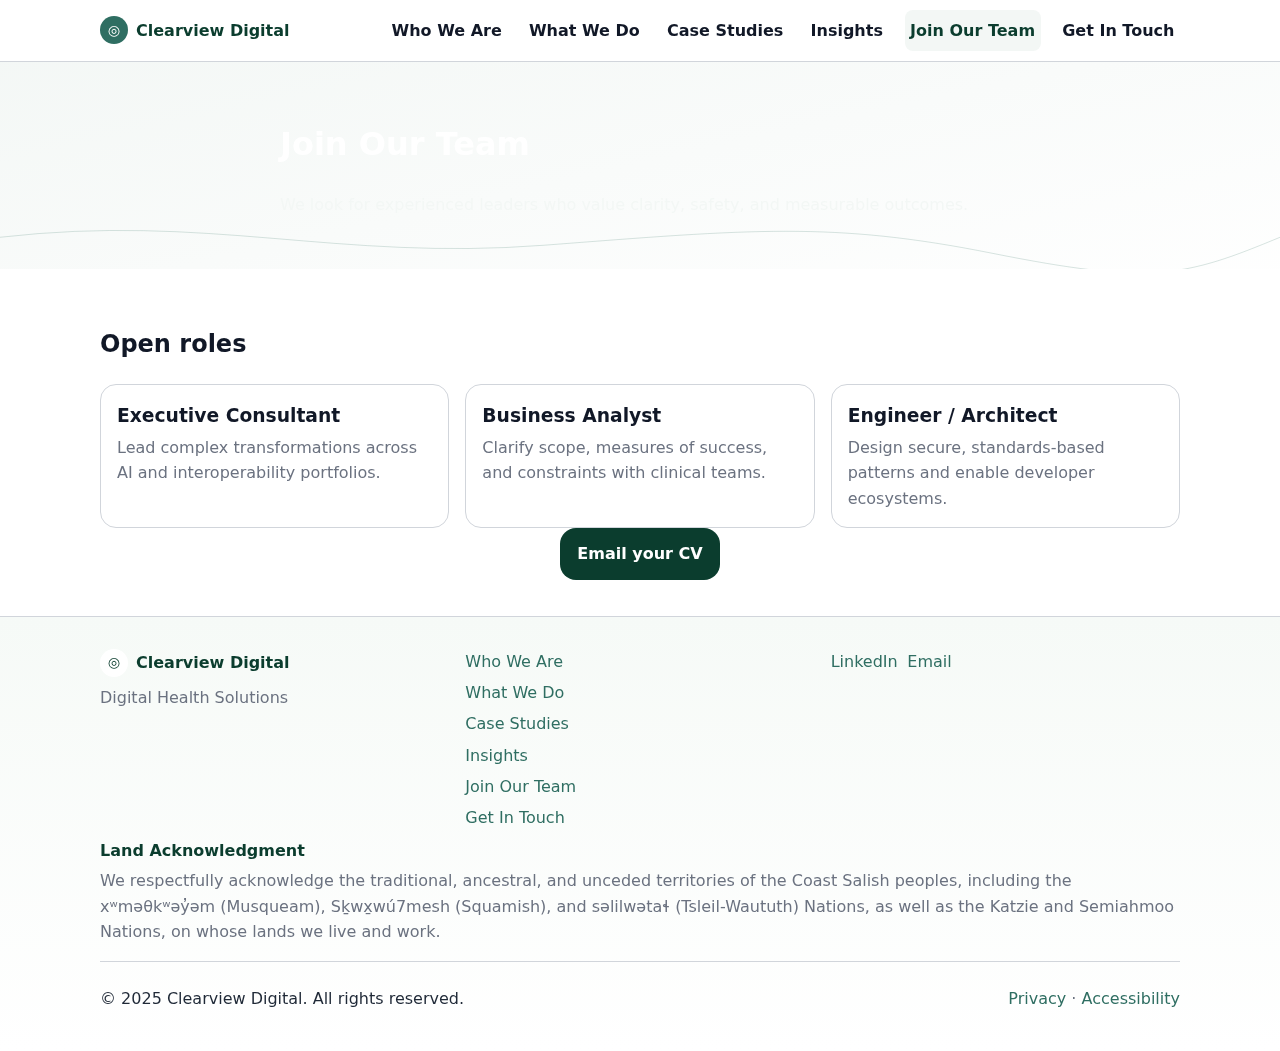
<file: new-site/careers.html>
<!DOCTYPE html>
<html lang="en">

<head> <!-- Careers: why join + roles + simple apply via email -->
    <meta charset="utf-8" />
    <meta name="viewport" content="width=device-width, initial-scale=1" />
    <title>Join Our Team — Clearview Digital</title>
    <meta name="description" content="Join a boutique team delivering practical, safe digital health solutions." />
    <link rel="stylesheet" href="assets/css/styles.css" />
</head>

<body>
    <!-- =================== Global Header - Includes: skip link, logo/brand, primary nav, mobile toggle - Keep labels short to mirror sister site tone =================== -->
    <a class="skip-link" href="#main">Skip to content</a>
    <header class="site-header" role="banner">
        <div class="container header__row">
            <!-- Brand/Logo: Use text for now; replace with a <img> logo --> <a class="brand"
                href="index.html" aria-label="Clearview Digital — Home"> <span class="brand__mark"
                    aria-hidden="true">◎</span> <span class="brand__text">Clearview Digital</span> </a>
            <!-- Mobile nav toggle button (aria-controls ties to the nav list) --> <button class="nav-toggle"
                aria-expanded="false" aria-label="Toggle navigation" aria-controls="primary-nav"> <span
                    class="nav-toggle__bar" aria-hidden="true"></span> <span class="nav-toggle__bar"
                    aria-hidden="true"></span> <span class="nav-toggle__bar" aria-hidden="true"></span> </button>
            <nav class="site-nav" role="navigation" aria-label="Primary">
                <ul id="primary-nav" class="nav__list">
                    <li><a class="nav__link" href="who.html">Who We Are</a></li>
                    <li><a class="nav__link" href="services.html">What We Do</a></li>
                    <li><a class="nav__link" href="work.html">Case Studies</a></li>
                    <li><a class="nav__link" href="insights.html">Insights</a></li>
                    <li><a class="nav__link nav__link--active" href="careers.html">Join Our Team</a></li>
                    <li><a class="nav__link" href="contact.html">Get In Touch</a></li>
                </ul>
            </nav>
        </div>
    </header>
    <main id="main" tabindex="-1">
        <section class="section hero--sub hero--subbg">
            <div class="container narrow">
                <h1>Join Our Team</h1>
                <p>We look for experienced leaders who value clarity, safety, and measurable outcomes.</p>
            </div>
        </section>
        <section class="section">
            <div class="container">
                <h2>Open roles</h2>
                <ul class="card-grid">
                    <li class="card">
                        <h3 class="card__title">Executive Consultant</h3>
                        <p class="card__body">Lead complex transformations across AI and interoperability portfolios.
                        </p>
                    </li>
                    <li class="card">
                        <h3 class="card__title">Business Analyst</h3>
                        <p class="card__body">Clarify scope, measures of success, and constraints with clinical teams.
                        </p>
                    </li>
                    <li class="card">
                        <h3 class="card__title">Engineer / Architect</h3>
                        <p class="card__body">Design secure, standards‑based patterns and enable developer ecosystems.
                        </p>
                    </li>
                </ul>
                <div class="center"> <a class="btn btn--primary" href="mailto:careers@clearviewdigital.ca">Email your
                        CV</a> </div>
            </div>
        </section>
    </main>
    <!-- =================== Global Footer - Includes: land acknowledgment, utility links, copyright =================== -->
    <footer class="site-footer" role="contentinfo">
        <div class="container">
            <div class="footer__grid">
                <div class="footer__brand"> <a class="brand brand--footer" href="index.html"> <span class="brand__mark"
                            aria-hidden="true">◎</span> <span class="brand__text">Clearview Digital</span> </a>
                    <p class="footer__tagline">Digital Health Solutions</p>
                </div>
                <div class="footer__links">
                    <nav aria-label="Footer">
                        <ul class="footer__nav">
                            <li><a href="who.html">Who We Are</a></li>
                            <li><a href="services.html">What We Do</a></li>
                            <li><a href="work.html">Case Studies</a></li>
                            <li><a href="insights.html">Insights</a></li>
                            <li><a href="careers.html">Join Our Team</a></li>
                            <li><a href="contact.html">Get In Touch</a></li>
                        </ul>
                    </nav>
                </div>
                <div class="footer__social"> <!-- Add your real links -->
                    <ul class="social">
                        <li><a href="#" aria-label="LinkedIn">LinkedIn</a></li>
                        <li><a href="mailto:hello@clearviewdigital.ca" aria-label="Email us">Email</a></li>
                    </ul>
                </div>
            </div>
            <section class="footer__ack">
                <!-- Land Acknowledgment (editable)-->
                <p class="ack__title">Land Acknowledgment</p>
                <p class="ack__text"> We respectfully acknowledge the traditional, ancestral, and unceded territories of
                    the Coast Salish peoples, including the xʷməθkʷəy̓əm (Musqueam), Sḵwx̱wú7mesh (Squamish), and
                    səlilwətaɬ (Tsleil-Waututh) Nations, as well as the Katzie and Semiahmoo Nations, on whose lands we
                    live and work. </p>
            </section>
            <div class="footer__legal">
                <p>© 2025 Clearview Digital. All rights reserved.</p>
                <p class="muted"><a href="#">Privacy</a> · <a href="#">Accessibility</a></p>
            </div>
        </div>
    </footer>
    <script src="assets/js/main.js"></script>
</body>

</html>
</file>
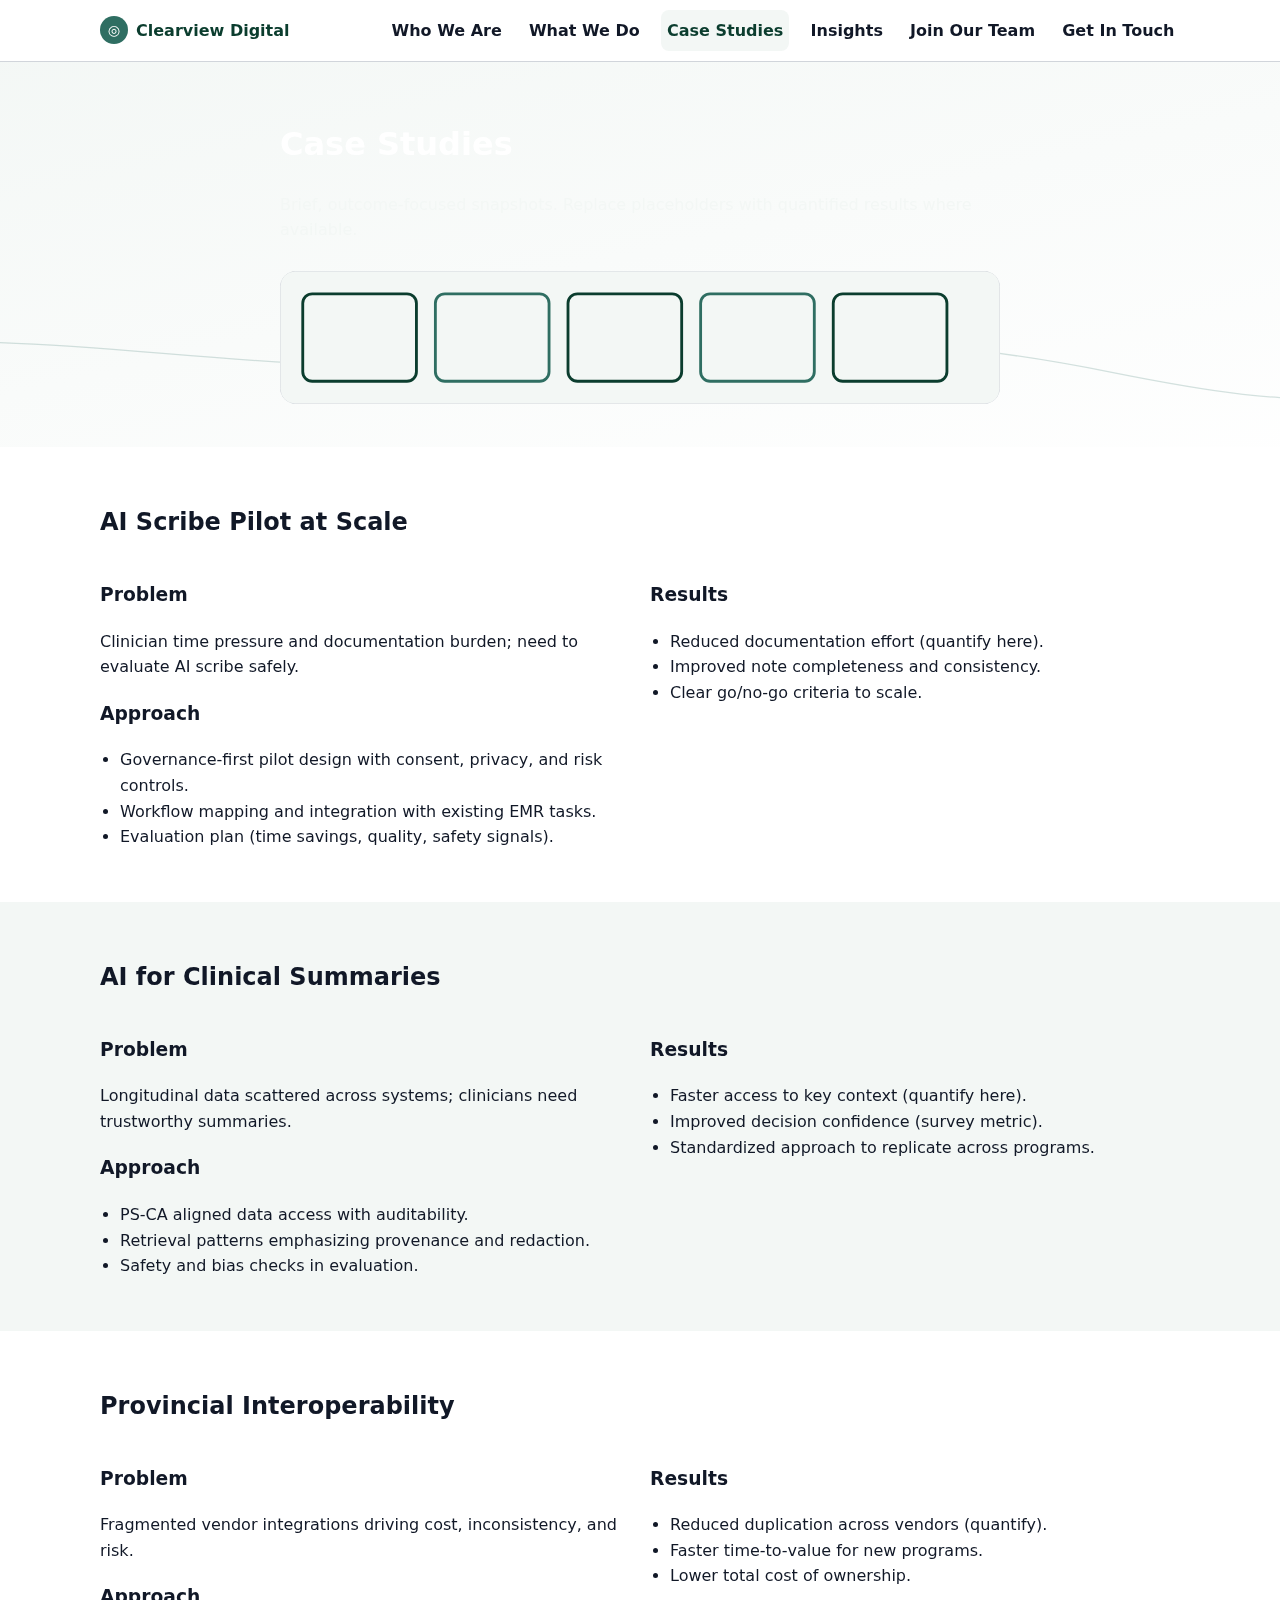
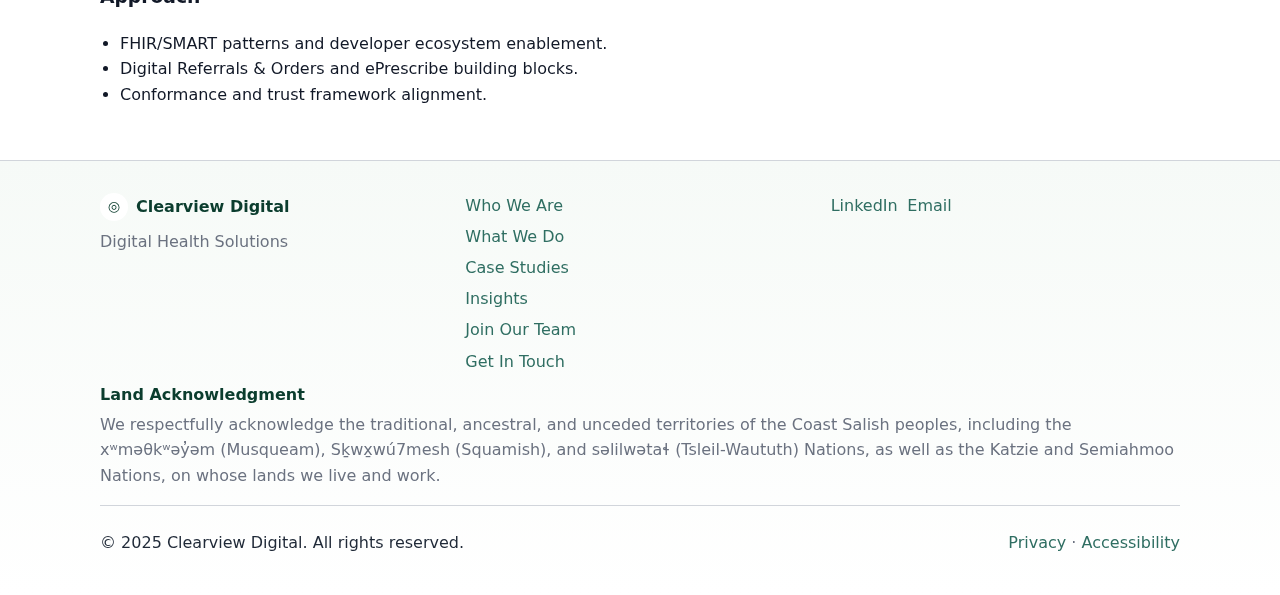
<file: new-site/work.html>
<!DOCTYPE html>
<html lang="en">

<head> <!-- Case Studies: problem → approach → results -->
        <meta charset="utf-8" />
        <meta name="viewport" content="width=device-width, initial-scale=1" />
        <title>Case Studies — Clearview Digital</title>
        <meta name="description" content="Selected case studies showing practical, safe digital health delivery." />
        <link rel="stylesheet" href="assets/css/styles.css" />
</head>

<body> <!-- =================== Global Header - Includes: skip link, logo/brand, primary nav, mobile toggle - Keep labels short to mirror sister site tone =================== -->
        <a class="skip-link" href="#main">Skip to content</a>
        <header class="site-header" role="banner">
                <div class="container header__row">
                        <!-- Brand/Logo: Use text for now; replace with a <img> logo --> <a class="brand"
                                href="index.html" aria-label="Clearview Digital — Home"> <span class="brand__mark"
                                        aria-hidden="true">◎</span> <span class="brand__text">Clearview Digital</span>
                        </a> <!-- Mobile nav toggle button (aria-controls ties to the nav list) --> <button
                                class="nav-toggle" aria-expanded="false" aria-label="Toggle navigation"
                                aria-controls="primary-nav"> <span class="nav-toggle__bar" aria-hidden="true"></span>
                                <span class="nav-toggle__bar" aria-hidden="true"></span> <span class="nav-toggle__bar"
                                        aria-hidden="true"></span> </button>
                        <nav class="site-nav" role="navigation" aria-label="Primary">
                                <ul id="primary-nav" class="nav__list">
                                        <li><a class="nav__link" href="who.html">Who We Are</a></li>
                                        <li><a class="nav__link" href="services.html">What We Do</a></li>
                                        <li><a class="nav__link nav__link--active" href="work.html">Case Studies</a>
                                        </li>
                                        <li><a class="nav__link" href="insights.html">Insights</a></li>
                                        <li><a class="nav__link" href="careers.html">Join Our Team</a></li>
                                        <li><a class="nav__link" href="contact.html">Get In Touch</a></li>
                                </ul>
                        </nav>
                </div>
        </header>
        <main id="main" tabindex="-1">
                <section class="section hero--sub hero--subbg">
                        <div class="container narrow">
                                <h1>Case Studies</h1>
                                <p>Brief, outcome‑focused snapshots. Replace placeholders with quantified results where
                                        available.</p>
                                <img class="work__banner" src="assets/img/work-illustration.svg" alt="" />
                        </div>
                </section>
                <section class="section" id="case-ai-scribe">
                        <div class="container case">
                                <h2>AI Scribe Pilot at Scale</h2>
                                <div class="case__grid">
                                        <div>
                                                <h3>Problem</h3>
                                                <p>Clinician time pressure and documentation burden; need to evaluate AI
                                                        scribe safely.</p>
                                                <h3>Approach</h3>
                                                <ul class="bullets">
                                                        <li>Governance‑first pilot design with consent, privacy, and
                                                                risk controls.</li>
                                                        <li>Workflow mapping and integration with existing EMR tasks.
                                                        </li>
                                                        <li>Evaluation plan (time savings, quality, safety signals).
                                                        </li>
                                                </ul>
                                        </div>
                                        <div>
                                                <h3>Results</h3>
                                                <ul class="bullets">
                                                        <li>Reduced documentation effort (quantify here).</li>
                                                        <li>Improved note completeness and consistency.</li>
                                                        <li>Clear go/no‑go criteria to scale.</li>
                                                </ul>
                                        </div>
                                </div>
                        </div>
                </section>
                <section class="section section--tint" id="case-rag">
                        <div class="container case">
                                <h2>AI for Clinical Summaries</h2>
                                <div class="case__grid">
                                        <div>
                                                <h3>Problem</h3>
                                                <p>Longitudinal data scattered across systems; clinicians need
                                                        trustworthy summaries.</p>
                                                <h3>Approach</h3>
                                                <ul class="bullets">
                                                        <li>PS‑CA aligned data access with auditability.</li>
                                                        <li>Retrieval patterns emphasizing provenance and redaction.
                                                        </li>
                                                        <li>Safety and bias checks in evaluation.</li>
                                                </ul>
                                        </div>
                                        <div>
                                                <h3>Results</h3>
                                                <ul class="bullets">
                                                        <li>Faster access to key context (quantify here).</li>
                                                        <li>Improved decision confidence (survey metric).</li>
                                                        <li>Standardized approach to replicate across programs.</li>
                                                </ul>
                                        </div>
                                </div>
                        </div>
                </section>
                <section class="section" id="case-interop">
                        <div class="container case">
                                <h2>Provincial Interoperability</h2>
                                <div class="case__grid">
                                        <div>
                                                <h3>Problem</h3>
                                                <p>Fragmented vendor integrations driving cost, inconsistency, and risk.
                                                </p>
                                                <h3>Approach</h3>
                                                <ul class="bullets">
                                                        <li>FHIR/SMART patterns and developer ecosystem enablement.</li>
                                                        <li>Digital Referrals &amp; Orders and ePrescribe building
                                                                blocks.</li>
                                                        <li>Conformance and trust framework alignment.</li>
                                                </ul>
                                        </div>
                                        <div>
                                                <h3>Results</h3>
                                                <ul class="bullets">
                                                        <li>Reduced duplication across vendors (quantify).</li>
                                                        <li>Faster time‑to‑value for new programs.</li>
                                                        <li>Lower total cost of ownership.</li>
                                                </ul>
                                        </div>
                                </div>
                        </div>
                </section>
        </main>
        <!-- =================== Global Footer - Includes: land acknowledgment, utility links, copyright =================== -->
        <footer class="site-footer" role="contentinfo">
                <div class="container">
                        <div class="footer__grid">
                                <div class="footer__brand"> <a class="brand brand--footer" href="index.html"> <span
                                                        class="brand__mark" aria-hidden="true">◎</span> <span
                                                        class="brand__text">Clearview Digital</span> </a>
                                        <p class="footer__tagline">Digital Health Solutions</p>
                                </div>
                                <div class="footer__links">
                                        <nav aria-label="Footer">
                                                <ul class="footer__nav">
                                                        <li><a href="who.html">Who We Are</a></li>
                                                        <li><a href="services.html">What We Do</a></li>
                                                        <li><a href="work.html">Case Studies</a></li>
                                                        <li><a href="insights.html">Insights</a></li>
                                                        <li><a href="careers.html">Join Our Team</a></li>
                                                        <li><a href="contact.html">Get In Touch</a></li>
                                                </ul>
                                        </nav>
                                </div>
                                <div class="footer__social"> <!-- Add real links -->
                                        <ul class="social">
                                                <li><a href="#" aria-label="LinkedIn">LinkedIn</a></li>
                                                <li><a href="mailto:hello@clearviewdigital.ca"
                                                                aria-label="Email us">Email</a></li>
                                        </ul>
                                </div>
                        </div>
                        <section class="footer__ack">
                                <!-- Land Acknowledgment (editable) -->
                                <p class="ack__title">Land Acknowledgment</p>
                                <p class="ack__text"> We respectfully acknowledge the traditional, ancestral, and
                                        unceded territories of the Coast Salish peoples, including the xʷməθkʷəy̓əm
                                        (Musqueam), Sḵwx̱wú7mesh (Squamish), and səlilwətaɬ (Tsleil-Waututh) Nations, as
                                        well as the Katzie and Semiahmoo Nations, on whose lands we live and work. </p>
                        </section>
                        <div class="footer__legal">
                                <p>© 2025 Clearview Digital. All rights reserved.</p>
                                <p class="muted"><a href="#">Privacy</a> · <a href="#">Accessibility</a></p>
                        </div>
                </div>
        </footer>
        <script src="assets/js/main.js"></script>
</body>

</html>
</file>
<file: new-site/assets/css/styles.css>
/* ==========================================================================
   Clearview Digital — Global Styles (deep green tone)
   --------------------------------------------------------------------------
   Editing guidance:
   - Colors live in CSS variables under :root. Adjust once; propagate everywhere.
   - Utility classes (e.g., .container, .center, .muted) help you compose layouts.
   - Each major section is labeled; search for "SECTION:" to jump around.
   Accessibility:
   - Typography sizes use rem for scalable zoom.
   - Colors chosen for contrast; verify changes with a contrast checker.
   - Focus styles are visible for keyboard users.
   ========================================================================== */

/* SECTION: Design Tokens (edit these first) */
:root {
  /* Core palette (Deep Green family) */
  --color-primary: #0b3d2e;     /* Primary brand — deep green */
  --color-accent:  #2f6e62;     /* Secondary accent — medium green */
  --color-bg:      #ffffff;     /* Page background */
  --color-surface: #f3f7f5;     /* Tinted surfaces (cards/sections) */
  --color-text:    #111827;     /* Primary text (near-black) */
  --color-muted:   #6b7280;     /* Secondary text */
  --color-border:  #d1d5db;     /* Subtle borders */

  /* Layout tokens */
  --max-w: 1120px;              /* Max content width */
  --radius: 16px;               /* Rounded corners for cards and buttons */
  --space:  1rem;               /* Base spacing unit (16px default browser) */

  /* Typography */
  --font-sans: ui-sans-serif, system-ui, -apple-system, Segoe UI, Roboto, Helvetica, Arial, "Apple Color Emoji", "Segoe UI Emoji";
  --fs-300: 0.9rem;
  --fs-400: 1rem;
  --fs-500: 1.125rem;
  --fs-600: 1.375rem;
  --fs-700: 1.75rem;
  --fs-800: 2.25rem;
  --fs-900: 3rem;

  /* Focus ring */
  --focus-ring: 0 0 0 3px rgba(47, 110, 98, 0.45);
}

/* Reset-ish base */
*,
*::before,
*::after { box-sizing: border-box; }
html, body { margin: 0; padding: 0; }
html { scroll-behavior: smooth; }
body {
  font-family: var(--font-sans);
  color: var(--color-text);
  background: var(--color-bg);
  line-height: 1.6;
}

/* Utility classes */
.container {
  max-width: var(--max-w);
  margin-inline: auto;
  padding-inline: calc(var(--space) * 1.25);
}
.narrow { max-width: 760px; }
.center { text-align: center; }
.small { font-size: var(--fs-300); }
.muted { color: var(--color-muted); }

/* Links & focus */
a { color: var(--color-accent); text-decoration: none; }
a:hover, a:focus { text-decoration: underline; }
:focus-visible { outline: none; box-shadow: var(--focus-ring); border-radius: 6px; }

/* Buttons */
.btn {
  display: inline-block;
  border: 1px solid transparent;
  border-radius: var(--radius);
  padding: 0.75rem 1rem;
  font-weight: 600;
  font-size: var(--fs-400);
  cursor: pointer;
  transition: transform 0.04s ease, background-color 0.2s ease, color 0.2s ease, border-color 0.2s ease;
}
.btn:active { transform: translateY(1px); }
.btn--primary {
  background: var(--color-primary);
  color: #fff;
}
.btn--ghost {
  background: transparent;
  border-color: var(--color-accent);
  color: var(--color-accent);
}
.btn--inverse {
  background: #fff;
  color: var(--color-primary);
}

/* SECTION: Header & Navigation */
.skip-link {
  position: absolute;
  left: -9999px;
  top: auto;
  width: 1px;
  height: 1px;
  overflow: hidden;
}
.skip-link:focus {
  position: static;
  width: auto;
  height: auto;
  padding: 0.5rem 1rem;
  background: #fff;
  border: 2px solid var(--color-primary);
  z-index: 1000;
}

.site-header {
  position: sticky;
  top: 0;
  z-index: 999;
  background: rgba(255, 255, 255, 0.92);
  backdrop-filter: saturate(140%) blur(6px);
  border-bottom: 1px solid var(--color-border);
}
.header__row {
  display: flex;
  align-items: center;
  justify-content: space-between;
  padding-block: 0.6rem;
}
.brand {
  display: inline-flex;
  align-items: center;
  gap: 0.5rem;
  font-weight: 800;
  color: var(--color-primary);
}
.brand__mark {
  display: grid;
  place-items: center;
  width: 28px; height: 28px;
  border-radius: 50%;
  background: var(--color-accent);
  color: #fff;
  font-size: 0.9rem;
}
.brand--footer .brand__mark { background: #fff; color: var(--color-primary); }

.site-nav .nav__list {
  display: flex;
  align-items: center;
  gap: 1rem;
  list-style: none;
  margin: 0;
  padding: 0;
}
.nav__link {
  display: inline-block;
  padding: 0.5rem 0.35rem;
  border-radius: 8px;
  color: var(--color-text);
  font-weight: 600;
}
.nav__link--active,
.nav__link:hover {
  color: var(--color-primary);
  text-decoration: none;
  background: var(--color-surface);
}

.nav-toggle {
  display: none;
  background: transparent;
  border: none;
}
.nav-toggle__bar {
  display: block;
  width: 24px; height: 2px;
  background: var(--color-text);
  margin: 5px 0;
}

/* Mobile nav */
@media (max-width: 880px) {
  .nav-toggle { display: inline-block; }
  .site-nav { position: absolute; inset: 60px 0 auto 0; padding: 0 1rem; }
  .site-nav .nav__list {
    display: none;
    flex-direction: column;
    align-items: flex-start;
    background: #fff;
    border-top: 1px solid var(--color-border);
    border-bottom: 1px solid var(--color-border);
    padding: 0.75rem 0.5rem;
  }
  .site-nav .nav__list.is-open { display: flex; }
}

/* SECTION: Hero */
.hero {
  padding-block: 4rem 2rem;
  background: linear-gradient(180deg, #f9fbfa 0%, #ffffff 100%);
}
.hero__grid {
  display: grid;
  grid-template-columns: 1.1fr 0.9fr;
  gap: 2rem;
  align-items: center;
}
.hero__title {
  font-size: var(--fs-900);
  line-height: 1.1;
  margin-bottom: 0.75rem;
}
.hero__subtitle {
  font-size: var(--fs-600);
  color: var(--color-muted);
  margin-bottom: 1.25rem;
}
.hero__cta { display: flex; gap: 0.75rem; flex-wrap: wrap; }
.hero__visual { position: relative; min-height: 240px; }
.orb {
  position: absolute;
  border-radius: 999px;
  filter: blur(12px);
  opacity: 0.12;
  background: radial-gradient(circle at 30% 30%, var(--color-primary), transparent 60%);
}
.orb--lg { width: 320px; height: 320px; right: 8%; top: 20%; }
.orb--sm { width: 180px; height: 180px; left: 10%; bottom: 4%; }

/* Subpage hero */
.hero--sub {
  padding-block: 3.5rem 1.2rem;
  background: linear-gradient(180deg, #f8fbf9 0%, #ffffff 100%);
}

/* SECTION: Stats/Proof */
.proof {
  padding-block: 1rem;
  border-top: 1px solid var(--color-border);
  border-bottom: 1px solid var(--color-border);
  background: #fff;
}
.proof__grid {
  display: grid;
  grid-template-columns: repeat(4, 1fr);
  gap: 1.2rem;
}
.stat {
  padding: 1rem;
  border-radius: 12px;
  background: var(--color-surface);
}
.stat__num {
  font-weight: 800;
  color: var(--color-primary);
}
.stat__label { color: var(--color-muted); }

@media (max-width: 880px) {
  .hero__grid { grid-template-columns: 1fr; }
  .proof__grid { grid-template-columns: 1fr 1fr; }
}

/* SECTION: Sections baseline */
.section {
  padding-block: 2.25rem;
}
.section--tint {
  background: var(--color-surface);
}
.section__title {
  font-size: var(--fs-700);
  margin-bottom: 1rem;
}

/* Cards & grids */
.card-grid {
  list-style: none;
  margin: 0; padding: 0;
  display: grid;
  grid-template-columns: repeat(3, 1fr);
  gap: 1rem;
}
.card {
  padding: 1rem;
  background: #fff;
  border-radius: var(--radius);
  border: 1px solid var(--color-border);
  transition: box-shadow 0.2s ease, transform 0.04s ease;
}
.card:hover { transform: translateY(-1px); box-shadow: 0 8px 24px rgba(0,0,0,0.06); }
.card__title { margin: 0 0 0.25rem 0; }
.card__body { margin: 0; color: var(--color-muted); }

@media (max-width: 880px) {
  .card-grid { grid-template-columns: 1fr; }
}

/* Steps (ordered list) */
.steps { counter-reset: step; list-style: none; padding: 0; }
.steps li {
  position: relative;
  padding-left: 2.25rem;
  margin-bottom: 0.75rem;
}
.steps li::before {
  counter-increment: step;
  content: counter(step);
  position: absolute; left: 0; top: 0.15rem;
  width: 1.6rem; height: 1.6rem;
  display: grid; place-items: center;
  background: var(--color-accent);
  color: #fff;
  border-radius: 999px;
  font-weight: 700;
}

/* Teasers (for insights/work lists) */
.teasers {
  list-style: none;
  margin: 0; padding: 0;
  display: grid;
  grid-template-columns: repeat(3, 1fr);
  gap: 1rem;
}
.teaser {
  padding: 1rem;
  background: #fff;
  border-radius: var(--radius);
  border: 1px solid var(--color-border);
}
.teaser__meta { color: var(--color-muted); margin-top: -0.25rem; }
@media (max-width: 880px) {
  .teasers { grid-template-columns: 1fr; }
}

/* People / bios */
.people { display: grid; grid-template-columns: 1fr 1fr; gap: 1rem; }
.person { display: grid; grid-template-columns: 110px 1fr; gap: 1rem; align-items: start; }
.person__img {
  width: 110px; height: 110px; object-fit: cover;
  border-radius: 12px; background: var(--color-surface);
  border: 1px solid var(--color-border);
}
.person__body h3 { margin: 0 0 0.25rem 0; }
@media (max-width: 880px) {
  .people { grid-template-columns: 1fr; }
  .person { grid-template-columns: 80px 1fr; }
}

/* Case layout */
.case__grid {
  display: grid;
  grid-template-columns: 1fr 1fr;
  gap: 1.25rem;
}
.bullets { padding-left: 1.25rem; }
@media (max-width: 880px) {
  .case__grid { grid-template-columns: 1fr; }
}

/* Logo grid (partners) */
.logo-grid {
  list-style: none; margin: 0; padding: 0;
  display: grid; grid-template-columns: repeat(4, 1fr); gap: 1rem;
}
.logo-card {
  display: grid; place-items: center;
  height: 84px; background: #fff; border: 1px dashed var(--color-border);
  border-radius: var(--radius);
  color: var(--color-muted);
}
@media (max-width: 880px) { .logo-grid { grid-template-columns: 1fr 1fr; } }

/* Forms */
.form { background: #fff; border: 1px solid var(--color-border); border-radius: var(--radius); padding: 1rem; }
.form__row { margin-bottom: 1rem; }
.form label { display: block; font-weight: 600; margin-bottom: 0.25rem; }
.form input, .form textarea {
  width: 100%; padding: 0.7rem 0.8rem;
  border: 1px solid var(--color-border);
  border-radius: 12px;
  font-size: var(--fs-400);
}
.form input:focus, .form textarea:focus {
  border-color: var(--color-accent);
  box-shadow: var(--focus-ring);
  outline: none;
}
.field-hint { margin: 0.25rem 0 0 0; color: var(--color-muted); font-size: var(--fs-300); }
.form__actions { display: flex; align-items: center; gap: 0.75rem; }
.form__status { min-height: 1.25rem; }

.contact__grid { display: grid; grid-template-columns: 1.2fr 0.8fr; gap: 1rem; }
@media (max-width: 880px) { .contact__grid { grid-template-columns: 1fr; } }

/* CTA band */
.cta {
  background: var(--color-primary);
  color: #fff;
  padding-block: 2rem;
}
.cta__row {
  display: flex; align-items: center; justify-content: space-between; gap: 1rem;
}
.cta__title { margin: 0; font-size: var(--fs-700); }
@media (max-width: 880px) {
  .cta__row { flex-direction: column; align-items: start; }
}

/* Footer */
.site-footer {
  color: #1f2937;
  background: linear-gradient(180deg, #f6faf7 0%, #ffffff 100%);
  border-top: 1px solid var(--color-border);
  padding-block: 1.5rem;
}
.footer__ack { margin-bottom: 1rem; }
.ack__title { font-weight: 800; margin: 0 0 0.25rem 0; color: var(--color-primary); }
.ack__text { margin: 0; color: var(--color-muted); }
.footer__grid {
  display: grid; grid-template-columns: 1fr 1fr 1fr; gap: 1rem; align-items: start;
  padding-block: 0.5rem;
}
.footer__tagline { margin: 0.5rem 0 0 0; color: var(--color-muted); }
.footer__nav { list-style: none; margin: 0; padding: 0; display: grid; gap: 0.35rem; }
.social { list-style: none; margin: 0; padding: 0; display: flex; gap: 0.6rem; }
.footer__legal { display: flex; justify-content: space-between; align-items: center; padding-top: 0.5rem; border-top: 1px solid var(--color-border); }
@media (max-width: 880px) {
  .footer__grid { grid-template-columns: 1fr; }
  .footer__legal { flex-direction: column; align-items: start; gap: 0.25rem; }
}


/* === Inline SVG icon alignment === */
.h2icon { width: 28px; height: 28px; vertical-align: -6px; margin-right: 8px; }
.h3icon { width: 22px; height: 22px; vertical-align: -4px; margin-right: 6px; }

/* Hero illustration fit */
.hero__visual img { width: 100%; height: auto; display: block; border-radius: var(--radius); }
.work__banner { width: 100%; height: auto; border-radius: var(--radius); margin-top: 0.75rem; }


/* Hero background images */
.hero {
  background: linear-gradient(180deg, rgba(11,61,46,0.65) 0%, rgba(11,61,46,0.85) 100%), 
              url('https://tse1.mm.bing.net/th/id/OIP.NOzLYM9njSXu9tWvaW-gBwHaDP?pid=Api') center/cover no-repeat;
  color: #fff;
}
.hero__subtitle { color: #f3f7f5; }
.hero--sub {
  background: linear-gradient(180deg, rgba(11,61,46,0.65) 0%, rgba(11,61,46,0.85) 100%), 
              url('https://tse3.mm.bing.net/th/id/OIP.W1uYt1y64_0VQqSzPGOhdgHaI3?pid=Api') center/cover no-repeat;
  color: #fff;
}
.hero--sub p { color: #f3f7f5; }


/* === Background imagery enhancements ===
   Swap these SVGs with real JPG/PNG stock photos by keeping the same filenames. */
.hero--bg {
  background-image: url("../img/hero-bg.svg");
  background-size: cover;
  background-position: center;
  background-repeat: no-repeat;
}
.hero--subbg {
  background-image: url("../img/subhero-bg.svg");
  background-size: cover;
  background-position: center;
  background-repeat: no-repeat;
}
.section--accent {
  background-image: url("../img/section-accent.svg");
  background-size: cover;
  background-position: center;
  background-repeat: no-repeat;
}

/* Headshots: ensure crisp rendering and a subtle frame */
.person__img {
  background: #fff;
  border: 1px solid var(--color-border);
  border-radius: 12px;
}

/* Optional: use accent background on a section (example on Home 'Recent work') */
.section.recent-work {
  position: relative;
}
.section.recent-work::before {
  content: "";
  position: absolute; inset: 0;
  background-image: url("../img/section-accent.svg");
  background-size: cover; background-position: center;
  opacity: 0.35;
  pointer-events: none;
}
</file>
<file: assets/css/styles.css>
/* ==========================================================================
   ClearView Digital — Global Styles (deep green tone)
   --------------------------------------------------------------------------
   Editing guidance:
   - Colors live in CSS variables under :root. Adjust once; propagate everywhere.
   - Utility classes (e.g., .container, .center, .muted) help you compose layouts.
   - Each major section is labeled; search for "SECTION:" to jump around.
   Accessibility:
   - Typography sizes use rem for scalable zoom.
   - Colors chosen for contrast; verify changes with a contrast checker.
   - Focus styles are visible for keyboard users.
   ========================================================================== */

/* SECTION: Design Tokens (edit these first) */
:root {
  /* Core palette (Deep Green family) */
  --color-primary: #0b3d2e;     /* Primary brand — deep green */
  --color-accent:  #2f6e62;     /* Secondary accent — medium green */
  --color-bg:      #ffffff;     /* Page background */
  --color-surface: #f3f7f5;     /* Tinted surfaces (cards/sections) */
  --color-text:    #111827;     /* Primary text (near-black) */
  --color-muted:   #6b7280;     /* Secondary text */
  --color-border:  #d1d5db;     /* Subtle borders */

  /* Layout tokens */
  --max-w: 1120px;              /* Max content width */
  --radius: 16px;               /* Rounded corners for cards and buttons */
  --space:  1rem;               /* Base spacing unit (16px default browser) */

  /* Typography */
  --font-sans: ui-sans-serif, system-ui, -apple-system, Segoe UI, Roboto, Helvetica, Arial, "Apple Color Emoji", "Segoe UI Emoji";
  --fs-300: 0.9rem;
  --fs-400: 1rem;
  --fs-500: 1.125rem;
  --fs-600: 1.375rem;
  --fs-700: 1.75rem;
  --fs-800: 2.25rem;
  --fs-900: 3rem;

  /* Focus ring */
  --focus-ring: 0 0 0 3px rgba(47, 110, 98, 0.45);
}

/* Reset-ish base */
*,
*::before,
*::after { box-sizing: border-box; }
html, body { margin: 0; padding: 0; }
html { scroll-behavior: smooth; }
body {
  font-family: var(--font-sans);
  color: var(--color-text);
  background: var(--color-bg);
  line-height: 1.6;
}

/* Utility classes */
.container {
  max-width: var(--max-w);
  margin-inline: auto;
  padding-inline: calc(var(--space) * 1.25);
}
.narrow { max-width: 760px; }
.center { text-align: center; }
.small { font-size: var(--fs-300); }
.muted { color: var(--color-muted); }

/* Links & focus */
a { color: var(--color-accent); text-decoration: none; }
a:hover, a:focus { text-decoration: underline; }
:focus-visible { outline: none; box-shadow: var(--focus-ring); border-radius: 6px; }

/* Buttons */
.btn {
  display: inline-block;
  border: 1px solid transparent;
  border-radius: var(--radius);
  padding: 0.75rem 1rem;
  font-weight: 600;
  font-size: var(--fs-400);
  cursor: pointer;
  transition: transform 0.04s ease, background-color 0.2s ease, color 0.2s ease, border-color 0.2s ease;
}
.btn:active { transform: translateY(1px); }
.btn--primary {
  background: var(--color-primary);
  color: #fff;
}
.btn--ghost {
  background: transparent;
  border-color: var(--color-accent);
  color: var(--color-accent);
}
.btn--inverse {
  background: #fff;
  color: var(--color-primary);
}

/* SECTION: Header & Navigation */
.skip-link {
  position: absolute;
  left: -9999px;
  top: auto;
  width: 1px;
  height: 1px;
  overflow: hidden;
}
.skip-link:focus {
  position: static;
  width: auto;
  height: auto;
  padding: 0.5rem 1rem;
  background: #fff;
  border: 2px solid var(--color-primary);
  z-index: 1000;
}

.site-header {
  position: sticky;
  top: 0;
  z-index: 999;
  background: rgba(255, 255, 255, 0.92);
  backdrop-filter: saturate(140%) blur(6px);
  border-bottom: 1px solid var(--color-border);
}
.header__row {
  display: flex;
  align-items: center;
  justify-content: space-between;
  padding-block: 0.6rem;
}
.brand {
  display: inline-flex;
  align-items: center;
  gap: 0.5rem;
  font-weight: 800;
  color: var(--color-primary);
}
.brand__mark {
  display: grid;
  place-items: center;
  width: 28px; height: 28px;
  border-radius: 50%;
  background: var(--color-accent);
  color: #fff;
  font-size: 0.9rem;
}
.brand--footer .brand__mark { background: #fff; color: var(--color-primary); }

.site-nav .nav__list {
  display: flex;
  align-items: center;
  gap: 1rem;
  list-style: none;
  margin: 0;
  padding: 0;
}
.nav__link {
  display: inline-block;
  padding: 0.5rem 0.35rem;
  border-radius: 8px;
  color: var(--color-text);
  font-weight: 600;
}
.nav__link--active,
.nav__link:hover {
  color: var(--color-primary);
  text-decoration: none;
  background: var(--color-surface);
}

.nav-toggle {
  display: none;
  background: transparent;
  border: none;
}
.nav-toggle__bar {
  display: block;
  width: 24px; height: 2px;
  background: var(--color-text);
  margin: 5px 0;
}

/* Mobile nav */
@media (max-width: 880px) {
  .nav-toggle { display: inline-block; }
  .site-nav { position: absolute; inset: 60px 0 auto 0; padding: 0 1rem; }
  .site-nav .nav__list {
    display: none;
    flex-direction: column;
    align-items: flex-start;
    background: #fff;
    border-top: 1px solid var(--color-border);
    border-bottom: 1px solid var(--color-border);
    padding: 0.75rem 0.5rem;
  }
  .site-nav .nav__list.is-open { display: flex; }
}

/* SECTION: Hero */
.hero {
  padding-block: 4rem 2rem;
  background: linear-gradient(180deg, #f9fbfa 0%, #ffffff 100%);
}
.hero__grid {
  display: grid;
  grid-template-columns: 1.1fr 0.9fr;
  gap: 2rem;
  align-items: center;
}
.hero__title {
  font-size: var(--fs-900);
  line-height: 1.1;
  margin-bottom: 0.75rem;
}
.hero__subtitle {
  font-size: var(--fs-600);
  color: var(--color-muted);
  margin-bottom: 1.25rem;
}
.hero__cta { display: flex; gap: 0.75rem; flex-wrap: wrap; }
.hero__visual { position: relative; min-height: 240px; }
.orb {
  position: absolute;
  border-radius: 999px;
  filter: blur(12px);
  opacity: 0.12;
  background: radial-gradient(circle at 30% 30%, var(--color-primary), transparent 60%);
}
.orb--lg { width: 320px; height: 320px; right: 8%; top: 20%; }
.orb--sm { width: 180px; height: 180px; left: 10%; bottom: 4%; }

/* Subpage hero */
.hero--sub {
  padding-block: 3.5rem 1.2rem;
  background: linear-gradient(180deg, #f8fbf9 0%, #ffffff 100%);
}

/* SECTION: Stats/Proof */
.proof {
  padding-block: 1rem;
  border-top: 1px solid var(--color-border);
  border-bottom: 1px solid var(--color-border);
  background: #fff;
}
.proof__grid {
  display: grid;
  grid-template-columns: repeat(4, 1fr);
  gap: 1.2rem;
}
.stat {
  padding: 1rem;
  border-radius: 12px;
  background: var(--color-surface);
}
.stat__num {
  font-weight: 800;
  color: var(--color-primary);
}
.stat__label { color: var(--color-muted); }

@media (max-width: 880px) {
  .hero__grid { grid-template-columns: 1fr; }
  .proof__grid { grid-template-columns: 1fr 1fr; }
}

/* SECTION: Sections baseline */
.section {
  padding-block: 2.25rem;
}
.section--tint {
  background: var(--color-surface);
}
.section__title {
  font-size: var(--fs-700);
  margin-bottom: 1rem;
}

/* Cards & grids */
.card-grid {
  list-style: none;
  margin: 0; padding: 0;
  display: grid;
  grid-template-columns: repeat(3, 1fr);
  gap: 1rem;
}
.card {
  padding: 1rem;
  background: #fff;
  border-radius: var(--radius);
  border: 1px solid var(--color-border);
  transition: box-shadow 0.2s ease, transform 0.04s ease;
}
.card:hover { transform: translateY(-1px); box-shadow: 0 8px 24px rgba(0,0,0,0.06); }
.card__title { margin: 0 0 0.25rem 0; }
.card__body { margin: 0; color: var(--color-muted); }

@media (max-width: 880px) {
  .card-grid { grid-template-columns: 1fr; }
}

/* Steps (ordered list) */
.steps { counter-reset: step; list-style: none; padding: 0; }
.steps li {
  position: relative;
  padding-left: 2.25rem;
  margin-bottom: 0.75rem;
}
.steps li::before {
  counter-increment: step;
  content: counter(step);
  position: absolute; left: 0; top: 0.15rem;
  width: 1.6rem; height: 1.6rem;
  display: grid; place-items: center;
  background: var(--color-accent);
  color: #fff;
  border-radius: 999px;
  font-weight: 700;
}

/* Teasers (for insights/work lists) */
.teasers {
  list-style: none;
  margin: 0; padding: 0;
  display: grid;
  grid-template-columns: repeat(3, 1fr);
  gap: 1rem;
}
.teaser {
  padding: 1rem;
  background: #fff;
  border-radius: var(--radius);
  border: 1px solid var(--color-border);
}
.teaser__meta { color: var(--color-muted); margin-top: -0.25rem; }
@media (max-width: 880px) {
  .teasers { grid-template-columns: 1fr; }
}

/* People / bios */
.people { display: grid; grid-template-columns: 1fr 1fr; gap: 1rem; }
.person { display: grid; grid-template-columns: 110px 1fr; gap: 1rem; align-items: start; }
.person__img {
  width: 110px; height: 110px; object-fit: cover;
  border-radius: 12px; background: var(--color-surface);
  border: 1px solid var(--color-border);
}
.person__body h3 { margin: 0 0 0.25rem 0; }
@media (max-width: 880px) {
  .people { grid-template-columns: 1fr; }
  .person { grid-template-columns: 80px 1fr; }
}

/* Case layout */
.case__grid {
  display: grid;
  grid-template-columns: 1fr 1fr;
  gap: 1.25rem;
}
.bullets { padding-left: 1.25rem; }
@media (max-width: 880px) {
  .case__grid { grid-template-columns: 1fr; }
}

/* Logo grid (partners) */
.logo-grid {
  list-style: none; margin: 0; padding: 0;
  display: grid; grid-template-columns: repeat(4, 1fr); gap: 1rem;
}
.logo-card {
  display: grid; place-items: center;
  height: 84px; background: #fff; border: 1px dashed var(--color-border);
  border-radius: var(--radius);
  color: var(--color-muted);
}
@media (max-width: 880px) { .logo-grid { grid-template-columns: 1fr 1fr; } }

/* Forms */
.form { background: #fff; border: 1px solid var(--color-border); border-radius: var(--radius); padding: 1rem; }
.form__row { margin-bottom: 1rem; }
.form label { display: block; font-weight: 600; margin-bottom: 0.25rem; }
.form input, .form textarea {
  width: 100%; padding: 0.7rem 0.8rem;
  border: 1px solid var(--color-border);
  border-radius: 12px;
  font-size: var(--fs-400);
}
.form input:focus, .form textarea:focus {
  border-color: var(--color-accent);
  box-shadow: var(--focus-ring);
  outline: none;
}
.field-hint { margin: 0.25rem 0 0 0; color: var(--color-muted); font-size: var(--fs-300); }
.form__actions { display: flex; align-items: center; gap: 0.75rem; }
.form__status { min-height: 1.25rem; }

.contact__grid { display: grid; grid-template-columns: 1.2fr 0.8fr; gap: 1rem; }
@media (max-width: 880px) { .contact__grid { grid-template-columns: 1fr; } }

/* CTA band */
.cta {
  background: var(--color-primary);
  color: #fff;
  padding-block: 2rem;
}
.cta__row {
  display: flex; align-items: center; justify-content: space-between; gap: 1rem;
}
.cta__title { margin: 0; font-size: var(--fs-700); }
@media (max-width: 880px) {
  .cta__row { flex-direction: column; align-items: start; }
}

/* Footer */
.site-footer {
  color: #1f2937;
  background: linear-gradient(180deg, #f6faf7 0%, #ffffff 100%);
  border-top: 1px solid var(--color-border);
  padding-block: 1.5rem;
}
.footer__ack { margin-bottom: 1rem; }
.ack__title { font-weight: 800; margin: 0 0 0.25rem 0; color: var(--color-primary); }
.ack__text { margin: 0; color: var(--color-muted); }
.footer__grid {
  display: grid; grid-template-columns: 1fr 1fr 1fr; gap: 1rem; align-items: start;
  padding-block: 0.5rem;
}
.footer__tagline { margin: 0.5rem 0 0 0; color: var(--color-muted); }
.footer__nav { list-style: none; margin: 0; padding: 0; display: grid; gap: 0.35rem; }
.social { list-style: none; margin: 0; padding: 0; display: flex; gap: 0.6rem; }
.footer__legal { display: flex; justify-content: space-between; align-items: center; padding-top: 0.5rem; border-top: 1px solid var(--color-border); }
@media (max-width: 880px) {
  .footer__grid { grid-template-columns: 1fr; }
  .footer__legal { flex-direction: column; align-items: start; gap: 0.25rem; }
}


/* === Inline SVG icon alignment === */
.h2icon { width: 28px; height: 28px; vertical-align: -6px; margin-right: 8px; }
.h3icon { width: 22px; height: 22px; vertical-align: -4px; margin-right: 6px; }

/* Hero illustration fit */
.hero__visual img { width: 100%; height: auto; display: block; border-radius: var(--radius); }
.work__banner { width: 100%; height: auto; border-radius: var(--radius); margin-top: 0.75rem; }


/* Hero background images */
.hero {
  background: linear-gradient(180deg, rgba(11,61,46,0.65) 0%, rgba(11,61,46,0.85) 100%), 
              url('https://tse1.mm.bing.net/th/id/OIP.NOzLYM9njSXu9tWvaW-gBwHaDP?pid=Api') center/cover no-repeat;
  color: #fff;
}
.hero__subtitle { color: #f3f7f5; }
.hero--sub {
  background: linear-gradient(180deg, rgba(11,61,46,0.65) 0%, rgba(11,61,46,0.85) 100%), 
              url('https://tse3.mm.bing.net/th/id/OIP.W1uYt1y64_0VQqSzPGOhdgHaI3?pid=Api') center/cover no-repeat;
  color: #fff;
}
.hero--sub p { color: #f3f7f5; }


/* === Background imagery enhancements ===
   Swap these SVGs with real JPG/PNG stock photos by keeping the same filenames. */
.hero--bg {
  background-image: url("../img/hero-bg.svg");
  background-size: cover;
  background-position: center;
  background-repeat: no-repeat;
}
.hero--subbg {
  background-image: url("../img/subhero-bg.svg");
  background-size: cover;
  background-position: center;
  background-repeat: no-repeat;
}
.section--accent {
  background-image: url("../img/section-accent.svg");
  background-size: cover;
  background-position: center;
  background-repeat: no-repeat;
}

/* Headshots: ensure crisp rendering and a subtle frame */
.person__img {
  background: #fff;
  border: 1px solid var(--color-border);
  border-radius: 12px;
}

/* Optional: use accent background on a section (example on Home 'Recent work') */
.section.recent-work {
  position: relative;
}
.section.recent-work::before {
  content: "";
  position: absolute; inset: 0;
  background-image: url("../img/section-accent.svg");
  background-size: cover; background-position: center;
  opacity: 0.35;
  pointer-events: none;
}
</file>
